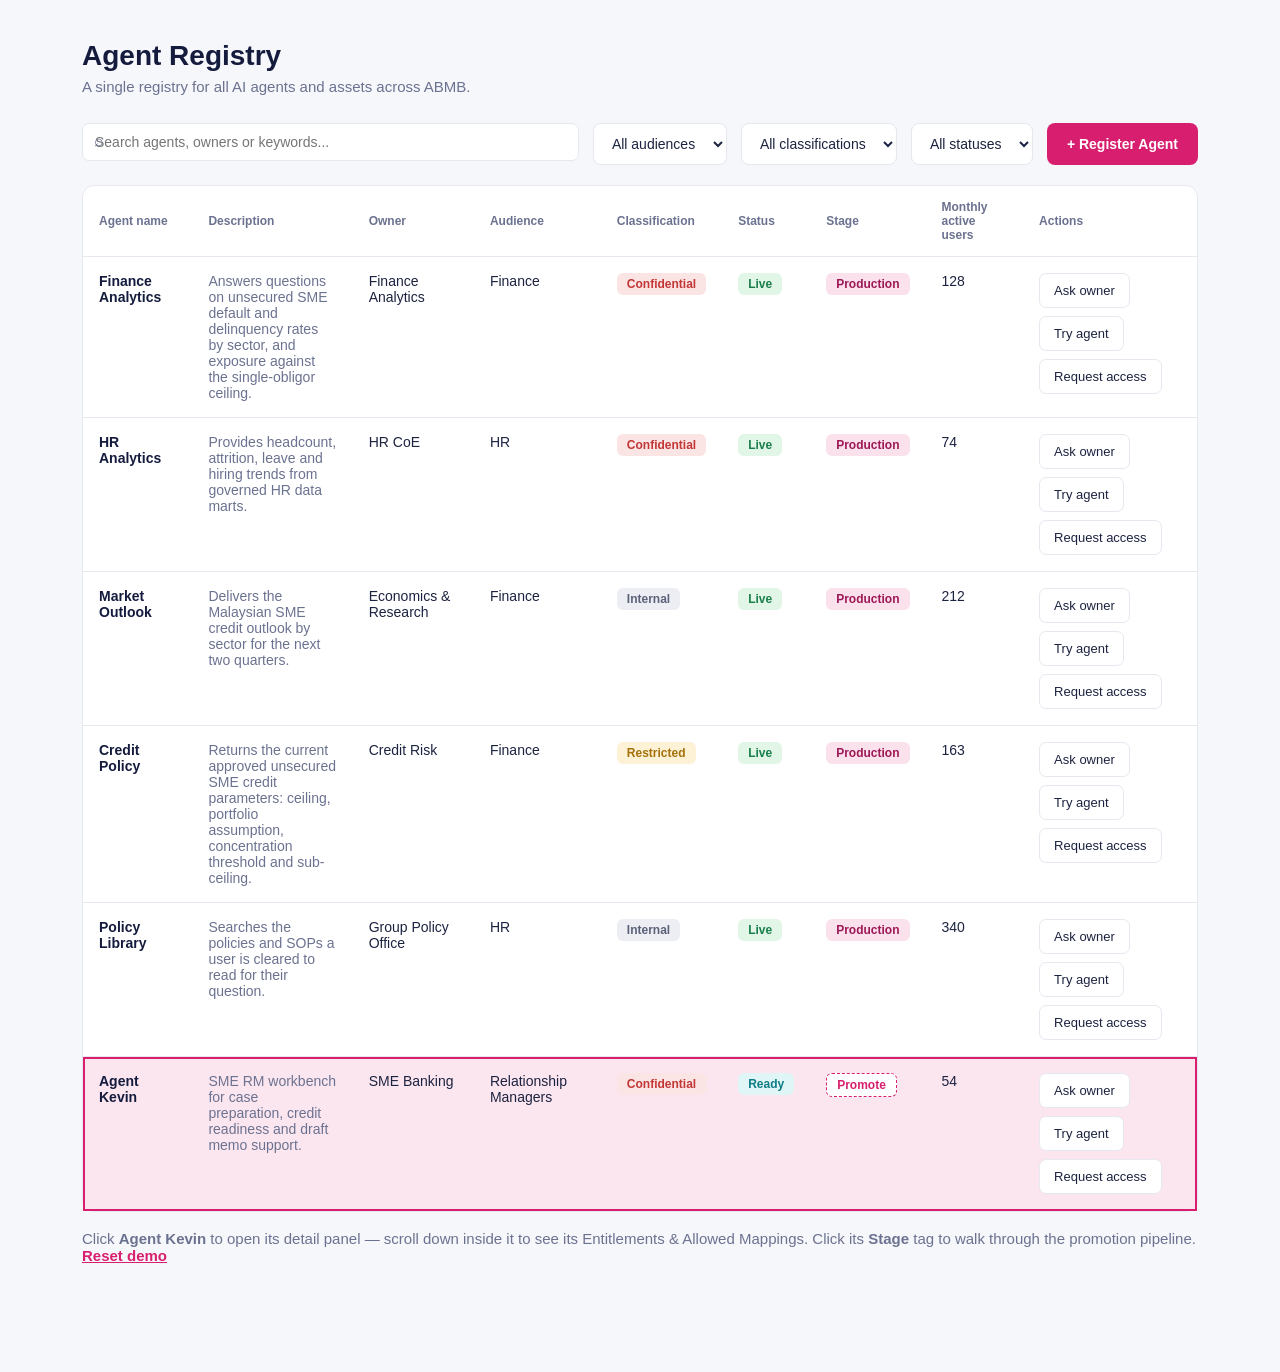
<file: index.html>
<!DOCTYPE html>
<html lang="en">
<head>
<meta charset="UTF-8">
<title>Agent Registry</title>
<link rel="stylesheet" href="styles.css">
</head>
<body>
<div class="page">
  <h1>Agent Registry</h1>
  <p class="sub">A single registry for all AI agents and assets across ABMB.</p>

  <div class="controls">
    <div class="search"><input type="text" placeholder="Search agents, owners or keywords..."></div>
    <select><option>All audiences</option></select>
    <select><option>All classifications</option></select>
    <select><option>All statuses</option></select>
    <button class="btn-primary" onclick="openRegisterModal()">+ Register Agent</button>
  </div>

  <div class="card">
    <table>
      <thead>
        <tr>
          <th>Agent name</th><th>Description</th><th>Owner</th><th>Audience</th>
          <th>Classification</th><th>Status</th><th>Stage</th><th>Monthly active users</th><th>Actions</th>
        </tr>
      </thead>
      <tbody id="agentTableBody">
        <tr class="agent-row" onclick="openAgentModal(this)">
          <td class="agent-name">Finance Analytics</td>
          <td class="desc">Answers questions on unsecured SME default and delinquency rates by sector, and exposure against the single-obligor ceiling.</td>
          <td>Finance Analytics</td><td>Finance</td>
          <td><span class="badge confidential">Confidential</span></td>
          <td><span class="badge live">Live</span></td>
          <td><span class="badge stage" onclick="event.stopPropagation();openProductionModal(this)">Production</span></td>
          <td>128</td>
          <td><div class="row-actions" onclick="event.stopPropagation()"><button class="btn-secondary">Ask owner</button><button class="btn-secondary">Try agent</button><button class="btn-secondary">Request access</button></div></td>
        </tr>
        <tr class="agent-row" onclick="openAgentModal(this)">
          <td class="agent-name">HR Analytics</td>
          <td class="desc">Provides headcount, attrition, leave and hiring trends from governed HR data marts.</td>
          <td>HR CoE</td><td>HR</td>
          <td><span class="badge confidential">Confidential</span></td>
          <td><span class="badge live">Live</span></td>
          <td><span class="badge stage" onclick="event.stopPropagation();openProductionModal(this)">Production</span></td>
          <td>74</td>
          <td><div class="row-actions" onclick="event.stopPropagation()"><button class="btn-secondary">Ask owner</button><button class="btn-secondary">Try agent</button><button class="btn-secondary">Request access</button></div></td>
        </tr>
        <tr class="agent-row" onclick="openAgentModal(this)">
          <td class="agent-name">Market Outlook</td>
          <td class="desc">Delivers the Malaysian SME credit outlook by sector for the next two quarters.</td>
          <td>Economics &amp; Research</td><td>Finance</td>
          <td><span class="badge internal">Internal</span></td>
          <td><span class="badge live">Live</span></td>
          <td><span class="badge stage" onclick="event.stopPropagation();openProductionModal(this)">Production</span></td>
          <td>212</td>
          <td><div class="row-actions" onclick="event.stopPropagation()"><button class="btn-secondary">Ask owner</button><button class="btn-secondary">Try agent</button><button class="btn-secondary">Request access</button></div></td>
        </tr>
        <tr class="agent-row" onclick="openAgentModal(this)">
          <td class="agent-name">Credit Policy</td>
          <td class="desc">Returns the current approved unsecured SME credit parameters: ceiling, portfolio assumption, concentration threshold and sub-ceiling.</td>
          <td>Credit Risk</td><td>Finance</td>
          <td><span class="badge restricted">Restricted</span></td>
          <td><span class="badge live">Live</span></td>
          <td><span class="badge stage" onclick="event.stopPropagation();openProductionModal(this)">Production</span></td>
          <td>163</td>
          <td><div class="row-actions" onclick="event.stopPropagation()"><button class="btn-secondary">Ask owner</button><button class="btn-secondary">Try agent</button><button class="btn-secondary">Request access</button></div></td>
        </tr>
        <tr class="agent-row" onclick="openAgentModal(this)">
          <td class="agent-name">Policy Library</td>
          <td class="desc">Searches the policies and SOPs a user is cleared to read for their question.</td>
          <td>Group Policy Office</td><td>HR</td>
          <td><span class="badge internal">Internal</span></td>
          <td><span class="badge live">Live</span></td>
          <td><span class="badge stage" onclick="event.stopPropagation();openProductionModal(this)">Production</span></td>
          <td>340</td>
          <td><div class="row-actions" onclick="event.stopPropagation()"><button class="btn-secondary">Ask owner</button><button class="btn-secondary">Try agent</button><button class="btn-secondary">Request access</button></div></td>
        </tr>
        <tr class="agent-row spotlight" onclick="openAgentModal(this)">
          <td class="agent-name">Agent Kevin</td>
          <td class="desc">SME RM workbench for case preparation, credit readiness and draft memo support.</td>
          <td>SME Banking</td><td>Relationship Managers</td>
          <td><span class="badge confidential">Confidential</span></td>
          <td><span class="badge ready">Ready</span></td>
          <td><span class="badge promote" id="kevinStageBadge" onclick="event.stopPropagation();openPipelineModal()">Promote</span></td>
          <td>54</td>
          <td><div class="row-actions" onclick="event.stopPropagation()">
            <button class="btn-secondary">Ask owner</button>
            <button class="btn-secondary" onclick="openAgentModal(this.closest('tr'))">Try agent</button>
            <button class="btn-secondary">Request access</button>
          </div></td>
        </tr>
      </tbody>
    </table>
  </div>
  <p class="sub" style="margin-top:18px;">Click <b>Agent Kevin</b> to open its detail panel — scroll down inside it to see its Entitlements &amp; Allowed Mappings. Click its <b>Stage</b> tag to walk through the promotion pipeline. <a href="#" onclick="resetDemo();return false;" style="color:var(--pink);font-weight:600;">Reset demo</a></p>
</div>

<!-- ===================== AGENT KEVIN MODAL ===================== -->
<div class="modal-overlay" id="agentModal" onclick="if(event.target===this)closeAgentModal()">
  <div class="modal-panel">
    <button class="modal-close" onclick="closeAgentModal()">×</button>

    <div class="detail-header"><h1 id="amName">Agent Kevin</h1></div>
    <div class="meta-row">
      <span><b>Owner:</b> <span id="amOwner"></span></span>
      <span><b>Audience:</b> <span id="amAudience"></span></span>
      <span><b>Classification:</b> <span id="amClass"></span></span>
      <span><b>Status:</b> <span id="amStatus"></span></span>
    </div>
    <p class="lede" id="amDesc"></p>

    <div id="amExtra">
    <dl class="fact-grid card">
      <dt>Purpose</dt><dd>Support SME credit analysis and relationship management, including case preparation, credit readiness assessment, and generation of draft memos.</dd>
      <dt>Primary Users</dt><dd>SME Relationship Managers</dd>
      <dt>Department</dt><dd>Business Banking</dd>
      <dt>Version</dt><dd>v2.3</dd>
      <dt>Last Updated</dt><dd>12 Sep 2026</dd>
    </dl>

    <section class="block">
      <h2>Agent workflow</h2>
      <div class="workflow card">
        <div class="wf-step"><div class="num">01</div><h4>User request</h4><p>SME RM asks a question or uploads documents</p></div>
        <div class="wf-step"><div class="num">02</div><h4>Orchestrator</h4><p>Understands intent, plans workflow and calls relevant tools</p></div>
        <div class="wf-step"><div class="num">03</div><h4>Data retrieval</h4><p>Fetches data from approved sources</p></div>
        <div class="wf-step"><div class="num">04</div><h4>Analysis &amp; synthesis</h4><p>Applies SME logic, summarises findings</p></div>
        <div class="wf-step"><div class="num">05</div><h4>Response</h4><p>Generates answer, draft memo or recommended actions</p></div>
      </div>
    </section>

    <div class="two-col">
      <section class="block">
        <h2>Tools &amp; integrations</h2>
        <table class="mini-table card">
          <tr><td>Document AI</td><td>Extract and structure documents</td></tr>
          <tr><td>Credit Scoring API</td><td>Retrieve credit scores and risk indicators</td></tr>
          <tr><td>SME Policy Library</td><td>Search internal credit policies and guidelines</td></tr>
          <tr><td>Microsoft 365</td><td>Access SharePoint, Teams and internal docs</td></tr>
          <tr><td>Custom Memo Generator</td><td>Create draft credit memos using templates</td></tr>
        </table>
      </section>
      <section class="block">
        <h2>Data sources</h2>
        <table class="mini-table card">
          <tr><td>AOS (Customer System)</td><td>Customer information and facilities</td></tr>
          <tr><td>Credit Risk Database</td><td>Credit ratings and risk metrics</td></tr>
          <tr><td>SharePoint</td><td>Policies, guidelines and templates</td></tr>
          <tr><td>SME Knowledge Base</td><td>Product information and FAQs</td></tr>
          <tr><td>External Data (via API)</td><td>Company registry and industry data</td></tr>
        </table>
      </section>
    </div>

    <p class="scroll-cue">
      <a href="#entitlements" style="color:inherit;text-decoration:none;">
        <span class="arrow">↓</span>View entitlements &amp; allowed mappings
      </a>
    </p>

    <!-- ===================== ENTITLEMENTS & ALLOWED MAPPINGS ===================== -->
    <div id="entitlements">
      <h1 style="margin-top:60px;">Entitlements &amp; Allowed Mappings</h1>
      <p class="sub" style="max-width:760px;">Centralized control over "who can call what." The Control Portal lets Governance Admins manage authoritative metadata and enforce strict Allowed Mappings, integrated directly with Entra ID, so it's clear exactly who is entitled to discover, build with, or consume this agent, model, or data product.</p>

      <div class="tabs">
        <div class="tab active" data-tab="overview" onclick="showEntTab('overview')">Overview</div>
        <div class="tab" data-tab="access" onclick="showEntTab('access')">Access &amp; Permissions</div>
      </div>

      <div class="tab-panel" id="panel-overview">
        <div class="panel card">
          <div class="two">
            <div>
              <div class="field"><label>Status</label><input type="text" value="Active" readonly></div>
              <div class="field"><label>Cloud Platform</label><input type="text" value="GCP" readonly></div>
              <div class="field"><label>Guardrail / Policy Status</label><input type="text" value="Compliant" readonly></div>
              <div class="field"><label>Risk Tier</label><span class="badge live">Low</span></div>
              <div class="field" style="margin-top:14px;"><label>Runbook Coverage</label><span class="badge live">Documented</span></div>
              <div class="field" style="margin-top:14px;"><label>Connected Internal Apps</label>
                <div class="chip">SME Relationship Manager Portal</div>
              </div>
            </div>
            <div>
              <div class="field"><label>Owner</label><input type="text" value="SME Banking / Sales" readonly></div>
              <div class="field"><label>Approved Model(s)</label><input type="text" value="gemini-1.5-flash" readonly></div>
              <div class="field"><label>Last Configuration Update</label><input type="text" value="1 week ago" readonly></div>
              <div class="field"><label>Human Oversight</label><input type="text" value="Optional" readonly></div>
              <div class="field" style="margin-top:14px;"><label>Applied Policies</label><span style="font-size:13px;color:var(--muted);">No policies applied.</span></div>
            </div>
          </div>
          <div class="group-title" style="margin-top:6px;">RUNBOOK</div>
          <div class="two">
            <div>
              <div class="field"><label>Triggers / Severity</label><span style="font-size:13px;color:var(--muted);">Not documented</span></div>
              <div class="field"><label>Escalation</label><span style="font-size:13px;color:var(--muted);">Not documented</span></div>
              <div class="field"><label>Owner · Version</label><span style="font-size:13px;color:var(--muted);">—</span></div>
            </div>
            <div>
              <div class="field"><label>Diagnostic Steps</label><span style="font-size:13px;color:var(--muted);">Not documented</span></div>
              <div class="field"><label>Rollback / Kill Switch</label><span style="font-size:13px;color:var(--muted);">Not documented</span></div>
              <div class="field"><label>Last Reviewed</label><span style="font-size:13px;color:var(--muted);">—</span></div>
            </div>
          </div>
        </div>
      </div>

      <div class="tab-panel" id="panel-access" style="display:none;">
        <div class="two">
          <div>
            <div class="panel card" style="margin-bottom:20px;">
              <div class="group-title">USERS / ROLES WITH ACCESS</div>
              <div class="chip">SME Sales Team <button>×</button></div>
              <div class="add-row"><input placeholder="Add role or user group..."><button class="btn-secondary">Add</button></div>
            </div>
            <div class="panel card">
              <div class="group-title">ENTRA ID / AZURE AD GROUPS</div>
              <div class="chip">AAD-SME-LeadGen-Users <button>×</button></div>
              <div class="add-row"><input placeholder="Add Entra ID group..."><button class="btn-secondary">Add</button></div>
            </div>
          </div>
          <div>
            <div class="panel card" style="margin-bottom:20px;">
              <div class="group-title">ALLOWED BIGQUERY GOLD DATASETS</div>
              <div class="chip">gold.sme_prospect_scores <button>×</button></div>
              <div class="chip">gold.sme_firmographics <button>×</button></div>
              <div class="add-row"><input placeholder="Add gold.dataset_name ..."><button class="btn-secondary">Add</button></div>
            </div>
            <div class="panel card">
              <div class="group-title">CONNECTED INTERNAL APPS</div>
              <div class="chip">SME Relationship Manager Portal <button>×</button></div>
              <div class="add-row"><input placeholder="Add internal app..."><button class="btn-secondary">Add</button></div>
            </div>
          </div>
        </div>
      </div>

    </div>
    </div>
  </div>
</div>

<!-- ===================== PROMOTION PIPELINE MODAL ===================== -->
<div class="modal-overlay" id="pipelineModal" onclick="if(event.target===this)closePipelineModal()">
  <div class="modal-panel" style="width:min(1080px,96%);">
    <button class="modal-close" onclick="closePipelineModal()">×</button>
    <h1 style="margin-bottom:6px;" id="pipeTitle">Promotion Pipeline — Agent Kevin</h1>
    <span class="badge stage" id="pipeStagePill" style="margin-bottom:4px;"></span>
    <p class="lede" id="pipeStageDesc" style="margin-top:10px;margin-bottom:0;"></p>

    <div class="stage-steps" id="pipeSteps"></div>

    <div class="three-col" id="pipeGrid"></div>

    <div class="pipe-card" id="pipeNext" style="margin-top:20px;"></div>
  </div>
</div>

<!-- ===================== REGISTER AGENT MODAL ===================== -->
<div class="modal-overlay" id="registerModal" onclick="if(event.target===this)closeRegisterModal()">
  <div class="modal-panel" style="width:min(720px,94%);">
    <button class="modal-close" onclick="closeRegisterModal()">×</button>
    <div id="registerContent"></div>
  </div>
</div>

<script>
  // Point this at your deployed FastAPI backend. Requires CORS enabled server-side (see app/main.py).
  const API_BASE = "https://abmb-marketplace-git-422671305620.asia-southeast1.run.app/api/v1";

  const STAGE_NAMES = ["Promote","POC / DEV","Testing","Pilot","Production"];
  const STAGE_TITLES = [null,
    "Stage 1: POC / DEV — Isolated Sandbox Build",
    "Stage 2: TESTING — Quality, Security & Deterministic Gates",
    "Stage 3: PILOT — Real-World RM Usage under Hypercare",
    "Stage 4: PROD — Immutable Release & Enterprise Marketplace Registration"];
  const STAGE_DESC = [null,
    "Establishing baseline agent logic, synthetic data grounding, and prompt boundaries within an isolated GCP development project.",
    "Executing 100% automated evaluations across Golden Datasets, prompt injection red-teaming, and deterministic credit rule engines.",
    "Deploying to a restricted cohort of 10 SME Relationship Managers with real-time semantic firewalling and maker-checker logging.",
    "Final cryptographic compliance approval unlocks bank-wide RM availability, immutable auditing, and runtime kill-switch readiness."];
  const STEP_LABELS = [
    {t:"POC / DEV", s:"The Build"},
    {t:"Testing", s:"Automated Assurance Gate"},
    {t:"Pilot", s:"InfoSec & Risk Gate"},
    {t:"Production", s:"Compliance Sign-off"}];

  const PIPELINE = {
    1:{
      overview:{Name:"Agent Kevin",Owner:"SME Banking",Audience:"SME Relationship Managers",Classification:"Confidential",Tier:"Tier 3 – High Risk",Environment:"GCP Secured Sandbox (Vertex AI)","Current stage":"POC / DEV","Build setup":"Synthetic/masked SME loan data, prompt/workflow, evaluation setup"},
      panel2:{title:"Guardrails",sub:"Data and security rules for this environment.",rows:[["Synthetic customer profiles","Allowed"],["Masked SME loan applications","Allowed"],["Sample memo templates","Allowed"],["Real customer PII","Not allowed"],["Live account numbers","Not allowed"],["Production customer documents","Not allowed"]]},
      panel3:{title:"Readiness",sub:"Check key requirements before moving to the next stage.",rows:[["Sandbox environment provisioned","Ready"],["Masked data connected","Ready"],["Evaluation setup prepared","Ready"]]},
      nextDesc:"Submit Agent Kevin for automated testing when development is complete.",
      primary:"Submit for Testing", secondary:"Save Draft"
    },
    2:{
      overview:{Name:"Agent Kevin",Owner:"SME Banking",Audience:"SME Relationship Managers",Classification:"Confidential",Tier:"Tier 3 – High Risk",Environment:"GCP Secured Sandbox (Vertex AI)","Current stage":"TESTING","Test setup":"Golden Datasets, Model Armor, Red-Team"},
      panel2:{title:"Assurance results",sub:"Automated evaluation results for this agent.",badge:"Ready for approval",rows:[["Golden dataset evaluation","Passed"],["Hallucination check","Passed"],["Prompt injection red-team","Passed"],["Model Armor safety scan","Passed"],["Deterministic scoring","Ready"]]},
      panel3:{title:"Approval",sub:"Approval details and readiness for the next stage.",kv:[["Approver","Lead QA Engineer"],["Approval rule","Manual approval required"],["Evidence pack","Evaluation report, Security scan, Red-team report"],["Decision status","Ready for approval"],["Upon approval","Move to PILOT"]],rows:[["Evaluation complete","Ready"],["Security checks complete","Ready"],["Evidence attached","Ready"]]},
      nextDesc:"Approve Agent Kevin to move into a controlled pilot for 10 SME Relationship Managers.",
      primary:"Approve for Pilot", secondary:"Request Rework"
    },
    3:{
      overview:{Name:"Agent Kevin",Owner:"SME Banking",Audience:"SME Relationship Managers",Classification:"Confidential",Tier:"Tier 3 – High Risk",Environment:"Controlled Pilot Environment","Current stage":"PILOT","Pilot setup":"10 authorized SME RMs, Entra ID restricted access, hypercare monitoring"},
      panel2:{title:"Pilot telemetry",sub:"Operational and risk signals captured during the pilot.",badge:"Ready for sign-off",rows:[["Restricted pilot cohort","Active"],["Real-world usage logs","Captured"],["Human-in-the-loop escalation tracking","Captured"],["Bias / fairness check","Passed"],["Pilot feedback summary","Ready"]]},
      panel3:{title:"Approval",sub:"Sign-off details and readiness for the next stage.",kv:[["Approver","Governance Officer"],["Approval rule","Digital sign-off required"],["Evidence pack","Pilot telemetry, HITL escalation log, bias/fairness review"],["Decision status","Ready for sign-off"],["Upon approval","Move to PRODUCTION"]],rows:[["Pilot completed","Ready"],["Telemetry reviewed","Ready"],["Sign-off evidence attached","Ready"]]},
      nextDesc:"Approve Agent Kevin to go live for all approved SME Relationship Managers.",
      primary:"Approve for Production", secondary:"Request Rework"
    },
    4:{
      overview:{Name:"Agent Kevin",Owner:"SME Banking",Audience:"All SME RMs (100+)",Classification:"Confidential",Tier:"Tier 3 – High Risk",Environment:"Production (Multi-cloud)","Current stage":"PRODUCTION","Use case":"SME credit analysis and customer insights"},
      panel2:{title:"Compliance sign-off",sub:"Required approval to promote Agent Kevin to production.",kv:[["Approver","Alex Chen — Head of Financial Crime Compliance"],["Approval rule","Mandatory final sign-off required"],["Evidence pack","Pilot telemetry, HITL escalation log, risk/fairness review, security evidence"],["Promotion gate","Blocked until sign-off"],["Decision status","Ready for sign-off"],["Upon approval","Publish to PRODUCTION"]],rows:[["Retained evidence complete","Complete"],["Final review package attached","Complete"],["Compliance approver assigned","Complete"]]},
      panel3:{title:"Go-live result",sub:"Once compliance signs off, the following will be activated.",rows:[["Marketplace Registry status","Active"],["Unified Chat access","Available to authorized SME RMs"],["Telemetry streaming","FinOps & Security to BigQuery"],["Monitoring","Continuous monitoring enabled"],["Production environment","Provisioned"]]},
      nextDesc:"Final compliance sign-off is required before Agent Kevin can be promoted. Once approved, the agent will become Active in the Marketplace Registry and available to authorized users in Unified Chat.",
      primary:"Production Request", secondary:"Save Draft"
    }
  };

  function getStage(id){ return parseInt(localStorage.getItem('pstage_'+id)||'0',10); }
  function getComplete(id){ return localStorage.getItem('pcomplete_'+id)==='1'; }
  function setStage(id, v){ localStorage.setItem('pstage_'+id, String(v)); }
  function setComplete(id){ localStorage.setItem('pcomplete_'+id, '1'); }

  function pillClass(status){
    if(status==="Not allowed" || status==="Incomplete") return "no";
    if(status==="Ready" || status==="Pending publish") return "pending";
    return "ok";
  }
  function renderRows(rows){
    return rows.map(([label,status])=>
      `<div class="status-row"><span>${label}</span><span class="status-pill ${pillClass(status)}">${status}</span></div>`
    ).join('');
  }
  function renderKV(kv){
    return kv.map(([k,v])=>`<div class="kv-row"><span class="k">${k}</span><span class="v">${v}</span></div>`).join('');
  }

  // pipeMode: 'kevin' (legacy, interactive) | 'agent' (any other Ready agent, interactive) | 'production' (read-only, already live)
  let pipeCtx = null;
  let pipeMode = 'kevin';
  let pipeAgentId = 'kevin';
  let pipeBadgeEl = null;
  const esc = t => String(t).replace(/[&<>"]/g, c=>({'&':'&amp;','<':'&lt;','>':'&gt;','"':'&quot;'}[c]));

  // ---- Final gate (Production Request -> Waiting -> Publish) is backed by the publication endpoints ----
  // Agent Kevin is a hardcoded row, so he uses a seeded UUID (see sql/seed_agent_kevin.sql).
  const KEVIN_AGENT_ID = "11111111-1111-4111-8111-111111111111";
  let pubState = null;   // last /fetch-acc-public-agent response for the open modal (null = still loading)

  const backendAgentId = () => pipeMode==='kevin' ? KEVIN_AGENT_ID : pipeAgentId;
  const humanize = s => esc(String(s).replaceAll('_',' ').replace(/^./, c=>c.toUpperCase())
    .replace(/hitl/i,'HITL').replace(/finops/i,'FinOps').replace(/bigquery/i,'BigQuery'));
  async function apiError(res){
    const e = await res.json().catch(()=>({}));
    return typeof e.detail === 'string' ? e.detail : (e.detail ? JSON.stringify(e.detail) : `HTTP ${res.status}`);
  }
  const TIER_BY_CLASS = {Confidential:"Tier 3 – High Risk", Restricted:"Tier 2 – Medium Risk", Internal:"Tier 1 – Low Risk"};
  const GCP = "GCP — Cloud Run (asia-southeast1)", AZ = "Azure — Linux Function Apps (southeastasia)";
  const HOSTING = {
    "Finance Analytics":{env:GCP, src:"BigQuery authorized views"},
    "HR Analytics":{env:GCP, src:"BigQuery authorized views"},
    "Market Outlook":{env:GCP, src:"Vertex AI Search"},
    "Credit Policy":{env:AZ, src:"Azure SQL (dbo.policy_parameter)"},
    "Policy Library":{env:AZ, src:"Azure SQL (dbo.policy_document)"}
  };

  function stageEnvFor(view, ctx){
    if(view===4) return ctx.env || "Production (Multi-cloud)";
    if(view===3) return "Controlled Pilot Environment";
    return "GCP Secured Sandbox (Vertex AI)";
  }

  function renderPipeline(view){
    const data = PIPELINE[view];
    const name = pipeCtx ? pipeCtx.name : 'Agent Kevin';
    const live = view===4 && pipeMode!=='production';               // final gate is API-backed
    const st = live && pubState ? pubState.publication_status : null; // null while loading
    const complete = pipeMode==='production' ? true : (view===4 && (getComplete(pipeAgentId) || st==='published'));
    const fix = t => String(t).replaceAll('Agent Kevin', name);

    document.getElementById('pipeTitle').textContent = 'Promotion Pipeline — ' + name;
    document.getElementById('pipeStagePill').textContent = STAGE_TITLES[view].split(': ')[0];
    document.getElementById('pipeStageDesc').innerHTML = `<b>${STAGE_TITLES[view]}</b><br>${STAGE_DESC[view]}`;

    // stepper
    let stepsHtml = '';
    STEP_LABELS.forEach((step,i)=>{
      const n = i+1;
      const done = n < view || complete;
      const cls = done ? 'done' : (n===view ? 'current' : 'upcoming');
      const mark = done ? '✓' : n;
      stepsHtml += `<div class="stage-step ${cls}"><div class="circle">${mark}</div><div class="info"><b>${step.t}</b><span>${step.s}</span></div></div>`;
      if(i<3) stepsHtml += `<div class="stage-connector ${(n<view||complete)?'done':''}"></div>`;
    });
    document.getElementById('pipeSteps').innerHTML = stepsHtml;

    // overview
    let ov = data.overview;
    if(pipeMode==='production'){
      ov = {Name:esc(name), Owner:esc(pipeCtx.owner), Audience:esc(pipeCtx.audience), Classification:esc(pipeCtx.classification),
            Tier:esc(pipeCtx.tier), Environment:esc(pipeCtx.env), "Current stage":"PRODUCTION"};
      if(pipeCtx.src) ov["Data source"] = esc(pipeCtx.src);
      ov["Use case"] = esc(pipeCtx.desc);
    } else if(pipeMode==='agent'){
      ov = {Name:esc(name), Owner:esc(pipeCtx.owner), Audience:esc(pipeCtx.audience), Classification:esc(pipeCtx.classification),
            Tier:esc(pipeCtx.tier), Environment:esc(stageEnvFor(view, pipeCtx)),
            "Current stage": complete ? "PRODUCTION" : STAGE_NAMES[view].toUpperCase()};
      if(complete && pipeCtx.src) ov["Data source"] = esc(pipeCtx.src);
      ov["Use case"] = esc(pipeCtx.desc);
    }
    const ovRows = Object.entries(ov).map(([k,v])=>`<div class="kv-row"><span class="k">${k}</span><span class="v">${v}</span></div>`).join('');
    const col1 = `<div class="pipe-card"><div class="pipe-head"><h3>Agent overview</h3><button class="btn-secondary" style="padding:5px 10px;font-size:12px;">Edit</button></div><p class="pipe-sub">Key details for ${esc(name)} at this stage.</p>${ovRows}</div>`;

    // panel2 -- at the final gate this comes from the API once compliance has acted
    let p2 = data.panel2;
    const cs = live && pubState ? pubState.compliance_sign_off : null;
    const gl = live && pubState ? pubState.go_live_result : null;
    if(cs){
      p2 = {...p2, sub:`Compliance sign-off recorded for ${esc(name)}.`,
        kv:[["Approver", `${esc(cs.approver.name)} — ${esc(cs.approver.role)}`],
            ["Approval rule", humanize(cs.approval_rule)],
            ["Evidence pack", cs.evidence_pack.map(e=>humanize(e)).join(', ')],
            ["Promotion gate", humanize(cs.promotion_gate)],
            ["Decision status", humanize(cs.decision_status)],
            ["Upon approval", humanize(cs.upon_approval)]],
        rows:[["Retained evidence complete", cs.retained_evidence_complete ? "Complete" : "Incomplete"],
              ["Final review package attached", cs.final_review_package_attached ? "Complete" : "Incomplete"],
              ["Compliance approver assigned", cs.compliance_approver_assigned ? "Complete" : "Incomplete"]]};
    } else if(complete && view===4){
      const granted = {"Promotion gate":"Cleared","Decision status":"Approved","Upon approval":"Published to PRODUCTION"};
      p2 = {...p2, sub:`Compliance approval granted for ${esc(name)} to run in production.`,
            kv:p2.kv.map(([k,v])=>[k, granted[k]||v])};
    } else { p2 = {...p2, sub:fix(p2.sub)}; }
    const col2 = `<div class="pipe-card"><div class="pipe-head"><h3>${p2.title}</h3>${p2.badge?`<span class="pill-ready">${p2.badge}</span>`:''}</div><p class="pipe-sub">${p2.sub}</p>${p2.kv?renderKV(p2.kv):''}${p2.rows?renderRows(p2.rows):''}</div>`;

    // panel3
    let p3 = data.panel3;
    if(gl){
      p3 = {...p3, sub: st==='published' ? "Compliance has signed off; the following are now active."
                                         : "Compliance has signed off; these are activated when you publish.",
        rows:[["Marketplace Registry status", humanize(gl.marketplace_registry_status)],
              ["Unified Chat access", humanize(gl.unified_chat_access)],
              ["Telemetry streaming", humanize(gl.telemetry_streaming)],
              ["Monitoring", humanize(gl.monitoring)],
              ["Production environment", humanize(gl.production_environment)]]};
    } else if(complete && view===4){
      p3 = {...p3, sub:"Compliance has signed off; the following are now active.",
            rows:p3.rows.map(([k,v])=>[k, (pipeCtx && v==="Available to authorized SME RMs") ? "Available to authorized users" : v])};
    }
    const col3 = `<div class="pipe-card"><div class="pipe-head"><h3>${p3.title}</h3></div><p class="pipe-sub">${p3.sub}</p>${p3.kv?renderKV(p3.kv):''}${p3.rows?renderRows(p3.rows):''}</div>`;

    document.getElementById('pipeGrid').innerHTML = col1+col2+col3;

    let nextText, primaryHtml = '';
    if(complete){
      // already published: no primary button any more
      nextText = pipeMode!=='kevin' ? `${esc(name)} is live in production and available to all authorized users.` : 'Agent Kevin is live in production and available to all authorized SME Relationship Managers.';
    } else if(live){
      const states = {
        not_requested:{t:fix(data.nextDesc), label:'Production Request', act:'requestPublication()'},
        rejected:{t:'Compliance rejected the previous production request. You can submit a new request.', label:'Production Request', act:'requestPublication()'},
        pending:{t:'Production request sent to the AI Control Tower. Waiting for admin approval — reopen this box once it is approved.', label:'Waiting', off:true},
        approved:{t:'Compliance has approved this request. Click Publish to go live.', label:'Publish', act:'publishAgent()'},
        error:{t:'Could not reach the server: ' + esc(pubState && pubState.error || ''), label:'Retry', act:'retryPublicationState()'}
      };
      const c = st ? (states[st] || states.not_requested) : {t:'Checking publication status…', label:'Checking…', off:true};
      nextText = c.t;
      primaryHtml = `<button id="pipePrimaryBtn" class="btn-primary" ${c.off?'disabled style="background:#b9bdd0;cursor:not-allowed;"':''} ${c.act?`onclick="${c.act}"`:''}>${c.label}</button>`;
    } else {
      nextText = fix(data.nextDesc);
      primaryHtml = `<button class="btn-primary" onclick="advanceStage(${view})">${data.primary}</button>`;
    }
    document.getElementById('pipeNext').innerHTML = `
      <div class="pipe-head"><h3>Next step</h3></div>
      <p class="pipe-next-desc">${nextText}</p>
      <div class="pipe-actions">
        <button class="btn-secondary" onclick="closePipelineModal()">${complete?'Close':data.secondary}</button>
        ${primaryHtml}
      </div>`;
  }

  function currentView(id){
    const stage = getStage(id);
    if(stage===0) return 1;
    if(stage===4) return 4;
    return stage+1;
  }

  // el is omitted for Agent Kevin (legacy), or the clicked Stage badge for any other Ready agent.
  function openPipelineModal(el){
    if(!el){
      pipeMode = 'kevin'; pipeAgentId = 'kevin'; pipeCtx = null;
      pipeBadgeEl = document.getElementById('kevinStageBadge');
    } else {
      const row = el.closest('tr');
      const name = row.querySelector('.agent-name').textContent.trim();
      const classification = row.children[4].textContent.trim();
      pipeMode = 'agent';
      pipeAgentId = row.dataset.agentId;
      pipeBadgeEl = el;
      pipeCtx = {
        name,
        desc: row.querySelector('.desc').textContent.trim(),
        owner: row.dataset.owner || row.children[2].textContent.trim(),
        audience: row.dataset.audience || row.children[3].textContent.trim(),
        classification,
        tier: TIER_BY_CLASS[classification] || "Tier 2 – Medium Risk",
        env: (HOSTING[name]||{}).env || "Production (Multi-cloud)",
        src: (HOSTING[name]||{}).src || ""
      };
    }
    pubState = null;
    const v = currentView(pipeAgentId);
    renderPipeline(v);
    if(v===4) loadPublicationState();
    document.getElementById('pipelineModal').classList.add('open');
    document.body.classList.add('modal-open');
  }
  function openProductionModal(badge){
    const c = badge.closest('tr').children;
    const classification = c[4].textContent.trim();
    pipeMode = 'production'; pipeAgentId = null; pipeBadgeEl = null;
    pipeCtx = {
      name: c[0].textContent.trim(),
      desc: c[1].textContent.trim(),
      owner: c[2].textContent.trim(),
      audience: c[3].textContent.trim(),
      classification,
      tier: TIER_BY_CLASS[classification] || "Tier 2 – Medium Risk",
      env: (HOSTING[c[0].textContent.trim()]||{}).env || "Production (Multi-cloud)",
      src: (HOSTING[c[0].textContent.trim()]||{}).src || ""
    };
    renderPipeline(4);
    document.getElementById('pipelineModal').classList.add('open');
    document.body.classList.add('modal-open');
  }
  function closePipelineModal(){
    document.getElementById('pipelineModal').classList.remove('open');
    document.body.classList.remove('modal-open');
  }
  // Stages 1-3 are frontend-only. Stage 4 is handled by requestPublication() / publishAgent().
  function advanceStage(view){
    setStage(pipeAgentId, view);
    updateStageBadge();
    pubState = null;
    renderPipeline(view+1);
    if(view+1===4) loadPublicationState();
  }

  // GET /fetch-acc-public-agent -> decides which button the final gate shows
  async function loadPublicationState(){
    const id = pipeAgentId;
    try{
      const res = await fetch(`${API_BASE}/fetch-acc-public-agent?agent_id=${backendAgentId()}`);
      if(!res.ok) throw new Error(await apiError(res));
      const data = await res.json();
      if(id !== pipeAgentId) return;            // user switched to another agent meanwhile
      pubState = data;
      if(data.publication_status==='published' && !getComplete(id)){
        setStage(id, 4); setComplete(id); updateStageBadge();
      }
    } catch(err){
      if(id !== pipeAgentId) return;
      pubState = {publication_status:'error', error: err.message};
    }
    renderPipeline(4);
  }
  function retryPublicationState(){ pubState = null; renderPipeline(4); loadPublicationState(); }

  function publicationPayload(){
    const ctx = pipeMode==='kevin'
      ? {name:'Agent Kevin', owner:'SME Banking', audience:'SME Relationship Managers',
         classification:'Confidential', tier:'Tier 3 – High Risk', desc:'SME credit analysis and customer insights'}
      : pipeCtx;
    return {
      agent_id: backendAgentId(), name: ctx.name, owner: ctx.owner, audience: ctx.audience,
      classification: ctx.classification, tier: ctx.tier,
      environment: stageEnvFor(3, ctx),                       // environment at the time of the request (pilot)
      current_stage: STAGE_NAMES[getStage(pipeAgentId)] || 'Pilot',
      use_case: ctx.desc
    };
  }

  // Production Request -> POST /request-publication, then the button turns into a greyed "Waiting"
  async function requestPublication(){
    const btn = document.getElementById('pipePrimaryBtn');
    btn.disabled = true; btn.textContent = 'Sending…';
    try{
      const res = await fetch(`${API_BASE}/request-publication`, {
        method:'POST', headers:{'Content-Type':'application/json'}, body: JSON.stringify(publicationPayload())
      });
      if(!res.ok) throw new Error(await apiError(res));
      await loadPublicationState();
    } catch(err){
      alert('Production request failed: ' + err.message);
      btn.disabled = false; btn.textContent = 'Production Request';
    }
  }

  // Publish -> POST /publish-agent, tag becomes Production, back to the table
  async function publishAgent(){
    const btn = document.getElementById('pipePrimaryBtn');
    btn.disabled = true; btn.textContent = 'Publishing…';
    try{
      const res = await fetch(`${API_BASE}/publish-agent`, {
        method:'POST', headers:{'Content-Type':'application/json'}, body: JSON.stringify({agent_id: backendAgentId()})
      });
      if(!res.ok) throw new Error(await apiError(res));
      setStage(pipeAgentId, 4); setComplete(pipeAgentId); updateStageBadge();
      closePipelineModal();
    } catch(err){
      alert('Publish failed: ' + err.message);
      btn.disabled = false; btn.textContent = 'Publish';
    }
  }
  function updateStageBadge(){
    if(!pipeBadgeEl) return;
    const stage = getStage(pipeAgentId);
    if(stage===0){
      pipeBadgeEl.className='badge promote'; pipeBadgeEl.textContent='Promote';
    } else {
      pipeBadgeEl.className='badge stage'; pipeBadgeEl.textContent=STAGE_NAMES[stage];
      pipeBadgeEl.setAttribute('onclick','event.stopPropagation();openPipelineModal(this)');
    }
  }
  pipeBadgeEl = document.getElementById('kevinStageBadge');
  updateStageBadge();

  function resetDemo(){
    localStorage.removeItem('pstage_kevin');
    localStorage.removeItem('pcomplete_kevin');
    pipeMode='kevin'; pipeAgentId='kevin'; pipeBadgeEl = document.getElementById('kevinStageBadge');
    pubState = null;
    updateStageBadge();
    // remove every agent created through + Register Agent
    document.querySelectorAll('#agentTableBody tr[data-registered="1"]').forEach(r=>r.remove());
    window.__pendingAgent = null;
  }

  const KEVIN_LEDE = "Agent Kevin helps SME relationship managers with case preparation, credit readiness, and draft memo support. It brings together relevant data, guidelines and templates to accelerate high-quality SME credit discussions and documentation.";

  function openAgentModal(row){
    const name = row.querySelector('.agent-name').textContent.trim();
    const owner = row.children[2].textContent.trim();
    const audience = row.children[3].textContent.trim();
    const classHtml = row.children[4].innerHTML;
    const statusHtml = row.children[5].innerHTML;
    const desc = row.querySelector('.desc').textContent.trim();
    const isKevin = name === 'Agent Kevin';

    document.getElementById('amName').textContent = name;
    document.getElementById('amOwner').textContent = owner;
    document.getElementById('amAudience').textContent = audience;
    document.getElementById('amClass').innerHTML = classHtml;
    document.getElementById('amStatus').innerHTML = statusHtml;
    document.getElementById('amDesc').textContent = isKevin ? KEVIN_LEDE : desc;
    document.getElementById('amExtra').style.display = isKevin ? '' : 'none';
    if(isKevin) showEntTab('overview');

    document.getElementById('agentModal').classList.add('open');
    document.body.classList.add('modal-open');
  }
  function closeAgentModal(){
    document.getElementById('agentModal').classList.remove('open');
    document.body.classList.remove('modal-open');
  }
  function showEntTab(name){
    document.querySelectorAll('#agentModal .tab').forEach(t=>t.classList.toggle('active', t.dataset.tab===name));
    document.querySelectorAll('#agentModal .tab-panel').forEach(p=>p.style.display='none');
    document.getElementById('panel-'+name).style.display='block';
  }
  document.addEventListener('keydown', e=>{ if(e.key==='Escape'){ closeAgentModal(); closePipelineModal(); if(window.__apiKeyRow) closeApiKeyModal(); else closeRegisterModal(); } });

  // ===== Register Agent wizard =====
  const DEPT_TREE = {
    "Finance": {
      "Finance": ["Finance Analytics","Economics & Research","Treasury"],
      "Credit & Risk": ["Credit Risk","Credit Policy Team"]
    },
    "HR": {
      "HR": ["HR CoE","People Analytics"],
      "People Operations": ["People Operations Team","Talent Acquisition"]
    },
    "Group Functions": {
      "Compliance": ["Group Policy Office","Compliance Team"],
      "Legal": ["Legal Ops"]
    }
  };
  const DEPT_OPTIONS = Object.keys(DEPT_TREE).map(d=>`<option value="${d}">${d}</option>`).join('');

  function onDeptChange(){
    const dept = document.getElementById('regDept').value;
    const audSel = document.getElementById('regAudience');
    const ownSel = document.getElementById('regOwner');
    ownSel.innerHTML = '<option value="">Select audience first</option>';
    ownSel.disabled = true;
    if(!dept){
      audSel.innerHTML = '<option value="">Select department first</option>';
      audSel.disabled = true;
      return;
    }
    const audiences = Object.keys(DEPT_TREE[dept]);
    audSel.innerHTML = '<option value="">Select audience...</option>' + audiences.map(a=>`<option value="${a}">${a}</option>`).join('');
    audSel.disabled = false;
  }
  function onAudienceChange(){
    const dept = document.getElementById('regDept').value;
    const aud = document.getElementById('regAudience').value;
    const ownSel = document.getElementById('regOwner');
    if(!dept || !aud){
      ownSel.innerHTML = '<option value="">Select audience first</option>';
      ownSel.disabled = true;
      return;
    }
    const owners = DEPT_TREE[dept][aud] || [];
    ownSel.innerHTML = '<option value="">Select owner...</option>' + owners.map(o=>`<option value="${o}">${o}</option>`).join('');
    ownSel.disabled = false;
  }

  function wizardHtml(){
    return `
      <div class="wizard" style="padding:0;">
        <h2 style="margin-top:0;">Register New Agent</h2>
        <p class="hint">Provide key information about your agent to request access to models and begin the approval process.</p>
        <div class="steps">
          <div class="step active"><span class="circle">1</span><span class="label">Agent Details</span></div>
          <div class="step-line"></div>
          <div class="step"><span class="circle">2</span><span class="label">Model Access</span></div>
          <div class="step-line"></div>
          <div class="step"><span class="circle">3</span><span class="label">Additional Information</span></div>
          <div class="step-line"></div>
          <div class="step"><span class="circle">4</span><span class="label">Review &amp; Submit</span></div>
        </div>
        <fieldset>
          <legend>1. Basic Information</legend>
          <p class="hint">Tell us about your agent and its purpose.</p>
          <div class="grid2">
            <div><label class="f-label">Agent name *</label><input type="text" id="regName" placeholder="e.g. Document Extraction Agent"></div>
            <div><label class="f-label">Department *</label>
              <select id="regDept" onchange="onDeptChange()">
                <option value="">Select department...</option>
                ${DEPT_OPTIONS}
              </select>
            </div>
          </div>
          <div class="grid2">
            <div><label class="f-label">Owner / team *</label>
              <select id="regOwner" disabled>
                <option value="">Select audience first</option>
              </select>
            </div>
            <div><label class="f-label">Intended audience *</label>
              <select id="regAudience" onchange="onAudienceChange()" disabled>
                <option value="">Select department first</option>
              </select>
            </div>
          </div>
          <label class="f-label">Description *</label>
          <p class="hint" style="margin-top:-6px;">Please include goal, context, format, and expected output in the description.</p>
          <textarea rows="5" id="regDesc" placeholder="Goal — what you want the agent to accomplish.
Context — relevant background, data sources, or constraints it should know about.
Format — how the output should be structured (e.g. table, memo, bullet list).
Expected output — what a complete, correct response looks like."></textarea>
        </fieldset>
        <fieldset>
          <legend>2. Publication &amp; Access</legend>
          <p class="hint">Control who can access your agent and how it will be used.</p>
          <div class="grid2">
            <div>
              <label class="f-label">Visibility *</label>
              <div class="radio-row" id="regVisibility">
                <div class="radio" onclick="selectRadio(this)" data-val="Personal">Personal</div>
                <div class="radio selected" onclick="selectRadio(this)" data-val="Team">Team</div>
                <div class="radio" onclick="selectRadio(this)" data-val="To be published">To be published</div>
              </div>
            </div>
            <div><label class="f-label">Expected user count (per month) *</label><input type="text" id="regUsers" placeholder="e.g. 500 - 1,000"></div>
          </div>
        </fieldset>
        <fieldset>
          <legend>3. Model Access</legend>
          <p class="hint">Select the model capability aliases you need access to.</p>
          <div class="checks" id="regModels">
            ${["general-chat","reasoning-high","drafting","classification","extraction","embedding","voice","image"].map(m=>
              `<div class="check" onclick="toggleCheck(this)" data-val="${m}">☐ ${m}</div>`).join('')}
          </div>
        </fieldset>
        <fieldset>
          <legend>4. Supporting Information</legend>
          <p class="hint">Provide any additional details to help with the review process.</p>
          <label class="f-label">Use case / business need *</label>
          <textarea rows="3" id="regUseCase" placeholder="Describe the business need this agent solves."></textarea>
        </fieldset>
        <div class="wizard-actions">
          <button class="btn-secondary" onclick="closeRegisterModal()">Cancel</button>
          <button class="btn-primary" onclick="submitRegister()">Next</button>
        </div>
      </div>`;
  }

  function toggleCheck(el){
    el.classList.toggle('checked');
    const on = el.classList.contains('checked');
    el.textContent = (on?'☑ ':'☐ ') + el.dataset.val;
  }
  function selectRadio(el){
    el.parentElement.querySelectorAll('.radio').forEach(r=>r.classList.remove('selected'));
    el.classList.add('selected');
  }

  function openRegisterModal(){
    window.__apiKeyRow = null;
    document.getElementById('registerContent').innerHTML = wizardHtml();
    document.getElementById('registerModal').classList.add('open');
    document.body.classList.add('modal-open');
  }
  function closeRegisterModal(){
    document.getElementById('registerModal').classList.remove('open');
    document.body.classList.remove('modal-open');
  }

  // Register wizard "Next" -> POST /input-register on the real backend.
  // Demo "admin" always grants a fixed concrete model per requested capability alias --
  // a real Control Tower admin would pick these per-registration instead.
  const CAPABILITY_MODEL_MAP = {
    "general-chat": "Gemini 2.5 Flash",
    "reasoning-high": "Claude Opus 4.5",
    "drafting": "Claude Sonnet 5",
    "classification": "Gemini 2.5 Pro",
    "extraction": "Gemini 2.5 Pro",
    "embedding": "text-embedding-3-large",
    "voice": "Gemini 2.5 Flash (audio)",
    "image": "DALL-E 3"
  };

  async function submitRegister(){
    const name = document.getElementById('regName').value.trim();
    const dept = document.getElementById('regDept').value;
    const audience = document.getElementById('regAudience').value;
    const owner = document.getElementById('regOwner').value;
    const desc = document.getElementById('regDesc').value.trim();
    const useCase = document.getElementById('regUseCase').value.trim();
    const models = Array.from(document.querySelectorAll('#regModels .check.checked')).map(c=>c.dataset.val);

    if(!name){ alert('Agent name is required.'); return; }
    if(!dept || !audience || !owner){ alert('Please complete Department, Audience and Owner.'); return; }
    if(!desc){ alert('Short description is required.'); return; }
    if(models.length === 0){ alert('Select at least one model capability under Model Access.'); return; }

    const usersRaw = document.getElementById('regUsers').value.trim();
    const usersMatch = usersRaw.match(/\d+/g);
    const expectedUsers = usersMatch ? parseInt(usersMatch[usersMatch.length-1], 10) : 0;

    const visibilityLabel = document.querySelector('#regVisibility .radio.selected').dataset.val;
    const visibilityMap = {"Personal":"personal","Team":"team","To be published":"to_be_published"};

    const payload = {
      agent_details: {
        agent_name: name, department: dept, owner_team: owner,
        intended_audience: audience, description: desc
      },
      publication_access: {
        visibility: visibilityMap[visibilityLabel] || 'team',
        expected_user_count_per_month: expectedUsers
      },
      model_access: models,
      supporting_information: { use_case_business_need: useCase || null }
    };

    const submitBtn = document.querySelector('#registerContent .wizard-actions .btn-primary');
    submitBtn.disabled = true; submitBtn.textContent = 'Submitting…';

    try{
      const res = await fetch(`${API_BASE}/input-register`, {
        method: 'POST',
        headers: {'Content-Type':'application/json'},
        body: JSON.stringify(payload)
      });
      if(!res.ok){
        const err = await res.json().catch(()=>({detail: res.statusText}));
        throw new Error(err.detail || `HTTP ${res.status}`);
      }
      const data = await res.json(); // { registration_id, agent_id, status, submitted_at }

      const row = `<tr class="agent-row" onclick="openAgentModal(this)" data-registered="1" data-agent-id="${data.agent_id}" data-registration-id="${data.registration_id}" data-requested-models="${models.join(',')}">
        <td class="agent-name">${esc(name)}</td>
        <td class="desc">${esc(desc)}</td>
        <td>${esc(owner)}</td><td>${esc(audience)}</td>
        <td><span class="badge internal">Internal</span></td>
        <td><span class="badge pending" onclick="event.stopPropagation();approvePending(this)" title="Click to simulate admin approval">Pending</span></td>
        <td><span class="badge promote" style="opacity:.75;cursor:default;" title="Promotion pipeline not started">Promote</span></td>
        <td>0</td>
        <td><div class="row-actions" onclick="event.stopPropagation()"><button class="btn-secondary">Ask owner</button><button class="btn-secondary">Try agent</button><button class="btn-secondary">Request access</button></div></td>
      </tr>`;
      document.getElementById('agentTableBody').insertAdjacentHTML('beforeend', row);
      closeRegisterModal();
    } catch(err){
      alert('Registration failed: ' + err.message);
      submitBtn.disabled = false; submitBtn.textContent = 'Next';
    }
  }

  // Admin approval (simulated by clicking the Pending badge in this demo) -> POST /acc-registration
  // Grants one concrete model per requested capability -- not a flat unlinked list.
  async function approvePending(el){
    const row = el.closest('tr');
    const registrationId = row.dataset.registrationId;
    const requestedModels = (row.dataset.requestedModels || '').split(',').filter(Boolean);
    const modelGrants = requestedModels.map(cap => ({
      requested_capability: cap,
      granted_model_name: CAPABILITY_MODEL_MAP[cap] || 'Gemini 2.5 Flash'
    }));
    const originalText = el.textContent;
    el.textContent = 'Approving…';
    el.style.pointerEvents = 'none';

    try{
      const res = await fetch(`${API_BASE}/acc-registration`, {
        method: 'POST',
        headers: {'Content-Type':'application/json'},
        body: JSON.stringify({
          registration_id: registrationId,
          decision: 'approved',
          reviewed_by: 'Alex Chen — Compliance Admin',
          environment: 'production',
          model_grants: modelGrants
        })
      });
      if(!res.ok){
        const err = await res.json().catch(()=>({detail: res.statusText}));
        throw new Error(err.detail || `HTTP ${res.status}`);
      }
      el.className = 'badge checkapikey';
      el.textContent = 'Check API Key';
      el.title = 'Click to view your API key';
      el.setAttribute('onclick', 'event.stopPropagation();openApiKeyModal(this)');
      el.style.pointerEvents = '';
    } catch(err){
      el.textContent = originalText;
      el.style.pointerEvents = '';
      alert('Approval failed: ' + err.message);
    }
  }

  // Renders each capability -> granted model pairing explicitly, since they're no longer
  // a flat unlinked list -- data.granted_models is [{requested_capability, granted_model_name}, ...]
  function modelGrantsHtml(grants){
    if(!grants || grants.length === 0) return '<span style="color:var(--muted);">None granted yet</span>';
    return grants.map(g =>
      `<span class="badge internal">${esc(g.requested_capability)} → ${esc(g.granted_model_name)}</span>`
    ).join(' ');
  }

  function loadingCardHtml(){
    return `<div class="success-card" style="padding:0;"><p class="lede">Loading credentials…</p></div>`;
  }
  function errorCardHtml(msg){
    return `<div class="success-card" style="padding:0;">
      <p class="lede" style="color:var(--red-tx);">${esc(msg)}</p>
      <div class="wizard-actions" style="margin-top:20px;"><button class="btn-secondary" onclick="closeRegisterModal()">Close</button></div>
    </div>`;
  }

  function successCardHtml(data, agentId){
    const masked = (data.access_credentials && data.access_credentials.api_key && data.access_credentials.api_key.value)
      || ('abmb_live_' + '•'.repeat(20));
    return `
      <div class="success-card" style="padding:0;">
        <h2 style="margin-top:0;">${esc(data.agent_name)}</h2>
        <div class="success-badge">✓ Registration ${esc(data.registration_status === 'approved' ? 'Successful' : data.registration_status)}</div>
        <p class="lede" style="margin-bottom:24px;">This agent has been approved and model access has been granted.</p>
        <dl class="fact-grid" style="padding:0;">
          <dt>Owner</dt><dd>${esc(data.owner)}</dd>
          <dt>Intended Audience</dt><dd>${esc(data.intended_audience)}</dd>
          <dt>Granted Models</dt><dd>${modelGrantsHtml(data.granted_models)}</dd>
          <dt>Environment</dt><dd>${esc(data.environment)}</dd>
        </dl>
        <div class="cred-box">
          <div style="display:flex;justify-content:space-between;align-items:center;">
            <b style="font-size:14px;">Access Credentials</b>
            <span class="tag-rbac">RBAC protected</span>
          </div>
          <label class="hint" style="display:block;margin-top:16px;">API Key</label>
          <div class="cred-row">
            <code id="regApiKeyDisplay" data-agent-id="${agentId}" data-masked="${esc(masked)}" data-revealed="0">${esc(masked)}</code>
            <button class="btn-secondary" onclick="toggleKeyReveal(this)">Reveal Key</button>
            <button class="btn-secondary" onclick="copyKeyValue()">Copy</button>
          </div>
          <p class="hint" style="margin-top:10px;">Hidden by default. Only users with the required RBAC role can reveal or copy this key.</p>
        </div>
        <div class="wizard-actions" style="margin-top:24px;">
          <button class="btn-primary" onclick="closeApiKeyModal()">Done</button>
        </div>
      </div>`;
  }

  // Clicking "Check API Key" in the Status column -> GET /fetch-acc-registered-agent (masked)
  async function openApiKeyModal(el){
    const row = el.closest('tr');
    const agentId = row.dataset.agentId;
    window.__apiKeyRow = row;

    document.getElementById('registerContent').innerHTML = loadingCardHtml();
    document.getElementById('registerModal').classList.add('open');
    document.body.classList.add('modal-open');

    try{
      const res = await fetch(`${API_BASE}/fetch-acc-registered-agent?agent_id=${agentId}&reveal=false`);
      if(!res.ok){
        const err = await res.json().catch(()=>({detail: res.statusText}));
        throw new Error(err.detail || `HTTP ${res.status}`);
      }
      const data = await res.json();
      document.getElementById('registerContent').innerHTML = successCardHtml(data, agentId);
    } catch(err){
      document.getElementById('registerContent').innerHTML = errorCardHtml('Could not load credentials: ' + err.message);
    }
  }
  function closeApiKeyModal(){
    const row = window.__apiKeyRow;
    if(row){
      const badge = row.querySelector('.badge.checkapikey');
      if(badge){
        badge.className = 'badge ready';
        badge.textContent = 'Ready';
        badge.removeAttribute('onclick');
        badge.removeAttribute('title');
      }
      // Status is now Ready -- unlock the Stage column's Promote tag so the pipeline can start.
      const stageBadge = row.querySelector('.badge.promote');
      if(stageBadge){
        stageBadge.removeAttribute('style');
        stageBadge.title = 'Click to start the promotion pipeline';
        stageBadge.setAttribute('onclick', 'event.stopPropagation();openPipelineModal(this)');
      }
      window.__apiKeyRow = null;
    }
    closeRegisterModal();
  }

  // Reveal/Copy -> GET /fetch-acc-registered-agent?reveal=true (fetched fresh, not cached client-side)
  async function toggleKeyReveal(btn){
    const code = btn.previousElementSibling;
    const revealed = code.dataset.revealed === '1';
    if(revealed){
      code.textContent = code.dataset.masked;
      code.dataset.revealed = '0';
      btn.textContent = 'Reveal Key';
      return;
    }
    const agentId = code.dataset.agentId;
    const originalText = btn.textContent;
    btn.disabled = true; btn.textContent = 'Revealing…';
    try{
      const res = await fetch(`${API_BASE}/fetch-acc-registered-agent?agent_id=${agentId}&reveal=true`);
      if(!res.ok){
        const err = await res.json().catch(()=>({detail: res.statusText}));
        throw new Error(err.detail || `HTTP ${res.status}`);
      }
      const data = await res.json();
      code.dataset.key = data.access_credentials.api_key.value;
      code.textContent = code.dataset.key;
      code.dataset.revealed = '1';
      btn.textContent = 'Hide Key';
    } catch(err){
      alert('Could not reveal key: ' + err.message);
      btn.textContent = originalText;
    } finally {
      btn.disabled = false;
    }
  }

  async function copyKeyValue(){
    const code = document.getElementById('regApiKeyDisplay');
    if(code.dataset.revealed !== '1'){
      try{
        const res = await fetch(`${API_BASE}/fetch-acc-registered-agent?agent_id=${code.dataset.agentId}&reveal=true`);
        if(!res.ok) throw new Error(`HTTP ${res.status}`);
        const data = await res.json();
        code.dataset.key = data.access_credentials.api_key.value;
      } catch(err){ alert('Could not copy key: ' + err.message); return; }
    }
    navigator.clipboard && navigator.clipboard.writeText(code.dataset.key);
  }
</script>
</body>
</html>
</file>
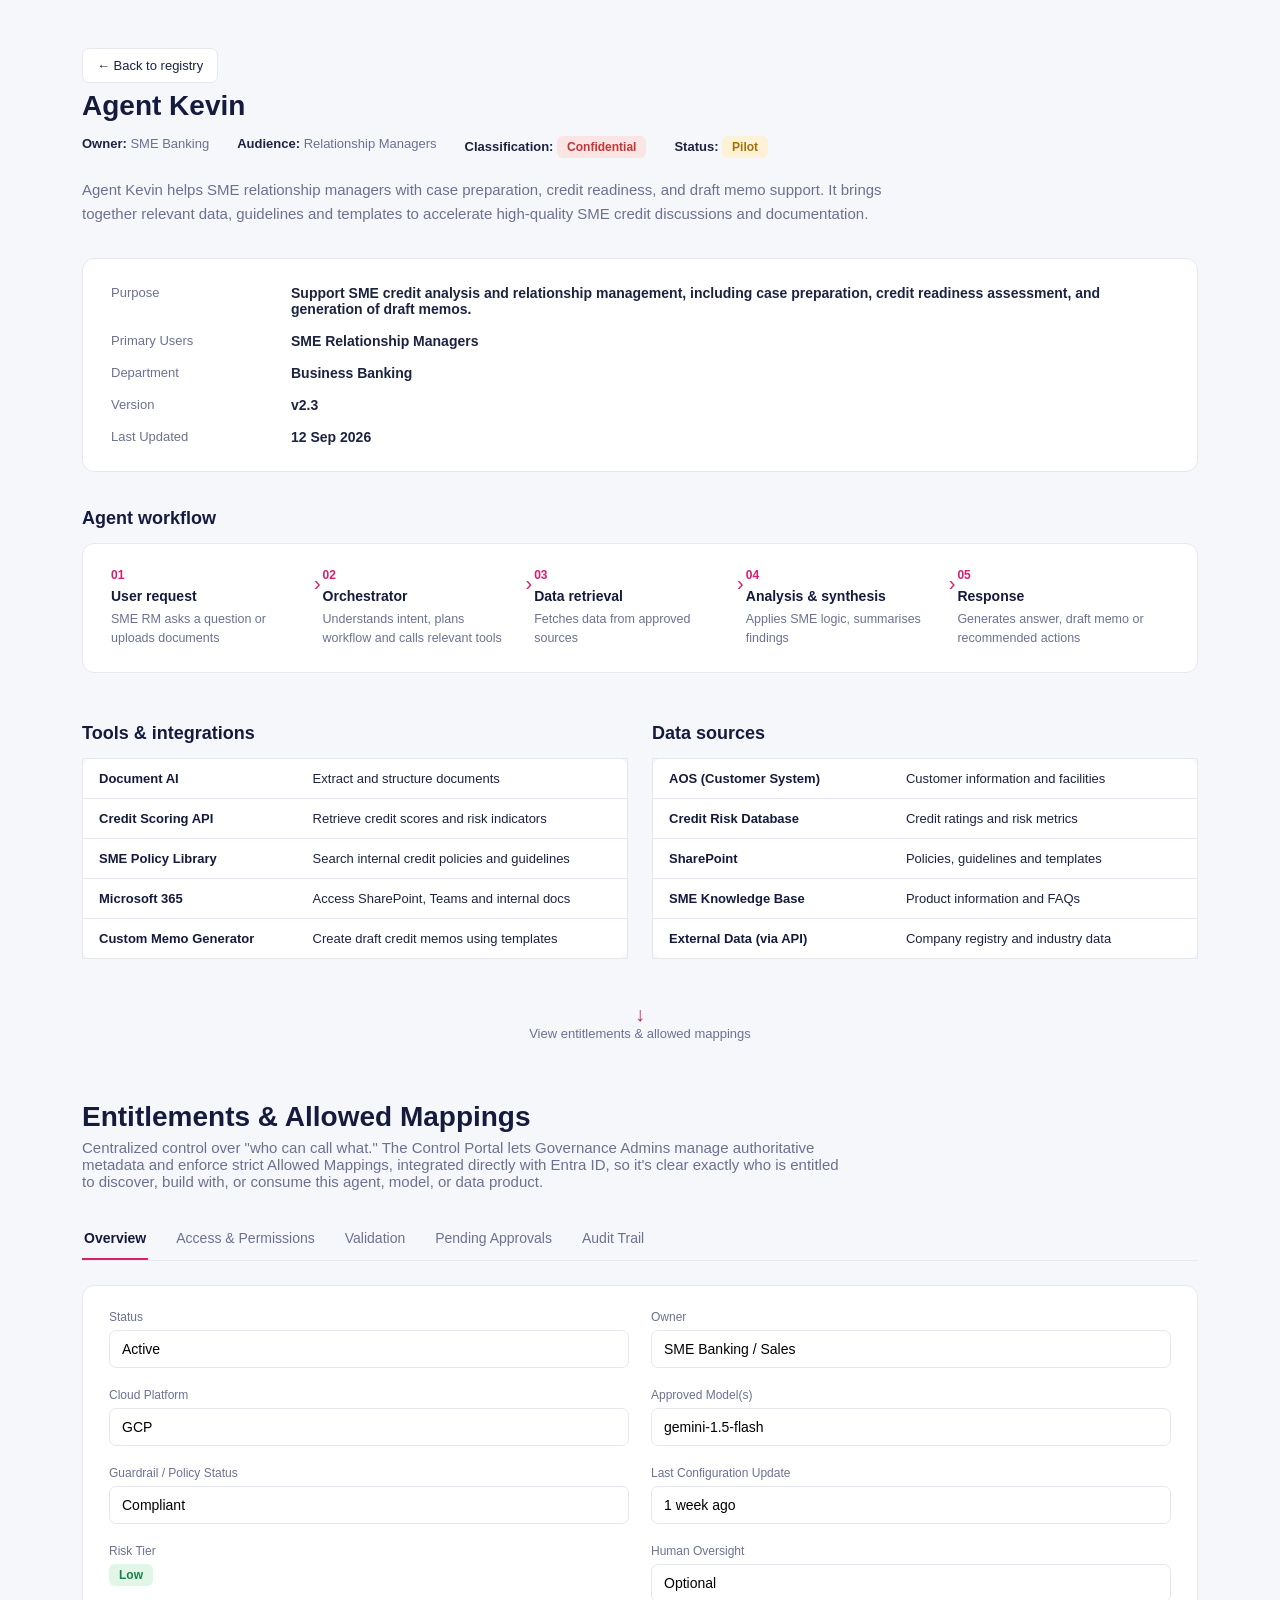
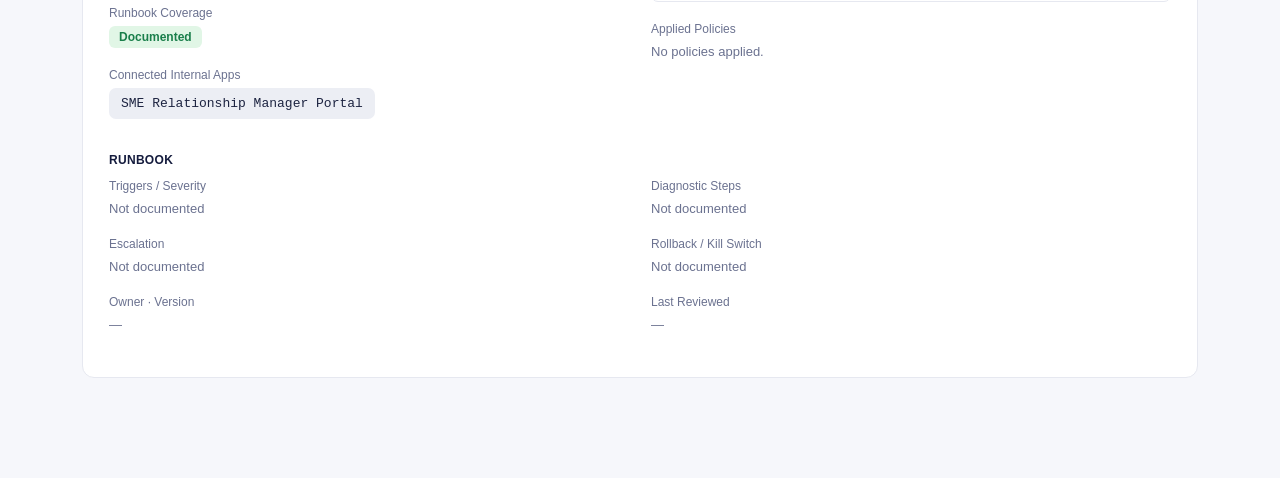
<file: agent-detail.html>
<!DOCTYPE html>
<html lang="en">
<head>
<meta charset="UTF-8">
<title>Agent Kevin</title>
<link rel="stylesheet" href="styles.css">
</head>
<body>
<div class="page">

  <p><a href="index.html" class="btn-secondary" style="text-decoration:none;">← Back to registry</a></p>

  <div class="detail-header">
    <h1>Agent Kevin</h1>
  </div>
  <div class="meta-row">
    <span><b>Owner:</b> SME Banking</span>
    <span><b>Audience:</b> Relationship Managers</span>
    <span><b>Classification:</b> <span class="badge confidential">Confidential</span></span>
    <span><b>Status:</b> <span class="badge pilot">Pilot</span></span>
  </div>
  <p class="lede">Agent Kevin helps SME relationship managers with case preparation, credit readiness, and draft memo support. It brings together relevant data, guidelines and templates to accelerate high-quality SME credit discussions and documentation.</p>

  <dl class="fact-grid card">
    <dt>Purpose</dt><dd>Support SME credit analysis and relationship management, including case preparation, credit readiness assessment, and generation of draft memos.</dd>
    <dt>Primary Users</dt><dd>SME Relationship Managers</dd>
    <dt>Department</dt><dd>Business Banking</dd>
    <dt>Version</dt><dd>v2.3</dd>
    <dt>Last Updated</dt><dd>12 Sep 2026</dd>
  </dl>

  <section class="block">
    <h2>Agent workflow</h2>
    <div class="workflow card">
      <div class="wf-step"><div class="num">01</div><h4>User request</h4><p>SME RM asks a question or uploads documents</p></div>
      <div class="wf-step"><div class="num">02</div><h4>Orchestrator</h4><p>Understands intent, plans workflow and calls relevant tools</p></div>
      <div class="wf-step"><div class="num">03</div><h4>Data retrieval</h4><p>Fetches data from approved sources</p></div>
      <div class="wf-step"><div class="num">04</div><h4>Analysis &amp; synthesis</h4><p>Applies SME logic, summarises findings</p></div>
      <div class="wf-step"><div class="num">05</div><h4>Response</h4><p>Generates answer, draft memo or recommended actions</p></div>
    </div>
  </section>

  <div class="two-col">
    <section class="block">
      <h2>Tools &amp; integrations</h2>
      <table class="mini-table card">
        <tr><td>Document AI</td><td>Extract and structure documents</td></tr>
        <tr><td>Credit Scoring API</td><td>Retrieve credit scores and risk indicators</td></tr>
        <tr><td>SME Policy Library</td><td>Search internal credit policies and guidelines</td></tr>
        <tr><td>Microsoft 365</td><td>Access SharePoint, Teams and internal docs</td></tr>
        <tr><td>Custom Memo Generator</td><td>Create draft credit memos using templates</td></tr>
      </table>
    </section>
    <section class="block">
      <h2>Data sources</h2>
      <table class="mini-table card">
        <tr><td>AOS (Customer System)</td><td>Customer information and facilities</td></tr>
        <tr><td>Credit Risk Database</td><td>Credit ratings and risk metrics</td></tr>
        <tr><td>SharePoint</td><td>Policies, guidelines and templates</td></tr>
        <tr><td>SME Knowledge Base</td><td>Product information and FAQs</td></tr>
        <tr><td>External Data (via API)</td><td>Company registry and industry data</td></tr>
      </table>
    </section>
  </div>

  <p class="scroll-cue">
    <a href="#entitlements" style="color:inherit;text-decoration:none;">
      <span class="arrow">↓</span>View entitlements &amp; allowed mappings
    </a>
  </p>

  <!-- ===================== ENTITLEMENTS & ALLOWED MAPPINGS ===================== -->
  <div id="entitlements">
    <h1 style="margin-top:60px;">Entitlements &amp; Allowed Mappings</h1>
    <p class="sub" style="max-width:760px;">Centralized control over "who can call what." The Control Portal lets Governance Admins manage authoritative metadata and enforce strict Allowed Mappings, integrated directly with Entra ID, so it's clear exactly who is entitled to discover, build with, or consume this agent, model, or data product.</p>

    <div class="tabs">
      <div class="tab active" data-tab="overview" onclick="showTab('overview')">Overview</div>
      <div class="tab" data-tab="access" onclick="showTab('access')">Access &amp; Permissions</div>
      <div class="tab" data-tab="validation" onclick="showTab('validation')">Validation</div>
      <div class="tab" data-tab="pending" onclick="showTab('pending')">Pending Approvals</div>
      <div class="tab" data-tab="audit" onclick="showTab('audit')">Audit Trail</div>
    </div>

    <!-- OVERVIEW -->
    <div class="tab-panel" id="panel-overview">
      <div class="panel card">
        <div class="two">
          <div>
            <div class="field"><label>Status</label><input type="text" value="Active" readonly></div>
            <div class="field"><label>Cloud Platform</label><input type="text" value="GCP" readonly></div>
            <div class="field"><label>Guardrail / Policy Status</label><input type="text" value="Compliant" readonly></div>
            <div class="field"><label>Risk Tier</label><span class="badge live">Low</span></div>
            <div class="field" style="margin-top:14px;"><label>Runbook Coverage</label><span class="badge live">Documented</span></div>
            <div class="field" style="margin-top:14px;"><label>Connected Internal Apps</label>
              <div class="chip">SME Relationship Manager Portal</div>
            </div>
          </div>
          <div>
            <div class="field"><label>Owner</label><input type="text" value="SME Banking / Sales" readonly></div>
            <div class="field"><label>Approved Model(s)</label><input type="text" value="gemini-1.5-flash" readonly></div>
            <div class="field"><label>Last Configuration Update</label><input type="text" value="1 week ago" readonly></div>
            <div class="field"><label>Human Oversight</label><input type="text" value="Optional" readonly></div>
            <div class="field" style="margin-top:14px;"><label>Applied Policies</label><span style="font-size:13px;color:var(--muted);">No policies applied.</span></div>
          </div>
        </div>
        <div class="group-title" style="margin-top:6px;">RUNBOOK</div>
        <div class="two">
          <div>
            <div class="field"><label>Triggers / Severity</label><span style="font-size:13px;color:var(--muted);">Not documented</span></div>
            <div class="field"><label>Escalation</label><span style="font-size:13px;color:var(--muted);">Not documented</span></div>
            <div class="field"><label>Owner · Version</label><span style="font-size:13px;color:var(--muted);">—</span></div>
          </div>
          <div>
            <div class="field"><label>Diagnostic Steps</label><span style="font-size:13px;color:var(--muted);">Not documented</span></div>
            <div class="field"><label>Rollback / Kill Switch</label><span style="font-size:13px;color:var(--muted);">Not documented</span></div>
            <div class="field"><label>Last Reviewed</label><span style="font-size:13px;color:var(--muted);">—</span></div>
          </div>
        </div>
      </div>
    </div>

    <!-- ACCESS & PERMISSIONS -->
    <div class="tab-panel" id="panel-access" style="display:none;">
      <div class="two">
        <div>
          <div class="panel card" style="margin-bottom:20px;">
            <div class="group-title">USERS / ROLES WITH ACCESS</div>
            <div class="chip">SME Sales Team <button>×</button></div>
            <div class="add-row"><input placeholder="Add role or user group..."><button class="btn-secondary">Add</button></div>
          </div>
          <div class="panel card">
            <div class="group-title">ENTRA ID / AZURE AD GROUPS</div>
            <div class="chip">AAD-SME-LeadGen-Users <button>×</button></div>
            <div class="add-row"><input placeholder="Add Entra ID group..."><button class="btn-secondary">Add</button></div>
          </div>
        </div>
        <div>
          <div class="panel card" style="margin-bottom:20px;">
            <div class="group-title">ALLOWED BIGQUERY GOLD DATASETS</div>
            <div class="chip">gold.sme_prospect_scores <button>×</button></div>
            <div class="chip">gold.sme_firmographics <button>×</button></div>
            <div class="add-row"><input placeholder="Add gold.dataset_name ..."><button class="btn-secondary">Add</button></div>
          </div>
          <div class="panel card">
            <div class="group-title">CONNECTED INTERNAL APPS</div>
            <div class="chip">SME Relationship Manager Portal <button>×</button></div>
            <div class="add-row"><input placeholder="Add internal app..."><button class="btn-secondary">Add</button></div>
          </div>
        </div>
      </div>
    </div>

    <!-- placeholder panels for the remaining tabs -->
    <div class="tab-panel panel card" id="panel-validation" style="display:none;color:var(--muted);font-size:13.5px;">No validation checks configured yet.</div>
    <div class="tab-panel panel card" id="panel-pending" style="display:none;color:var(--muted);font-size:13.5px;">No pending approvals.</div>
    <div class="tab-panel panel card" id="panel-audit" style="display:none;color:var(--muted);font-size:13.5px;">No audit events recorded yet.</div>
  </div>

  <script>
    function showTab(name){
      document.querySelectorAll('.tab').forEach(t=>t.classList.toggle('active', t.dataset.tab===name));
      document.querySelectorAll('.tab-panel').forEach(p=>p.style.display='none');
      document.getElementById('panel-'+name).style.display='block';
    }
  </script>

</div>
</body>
</html>
</file>
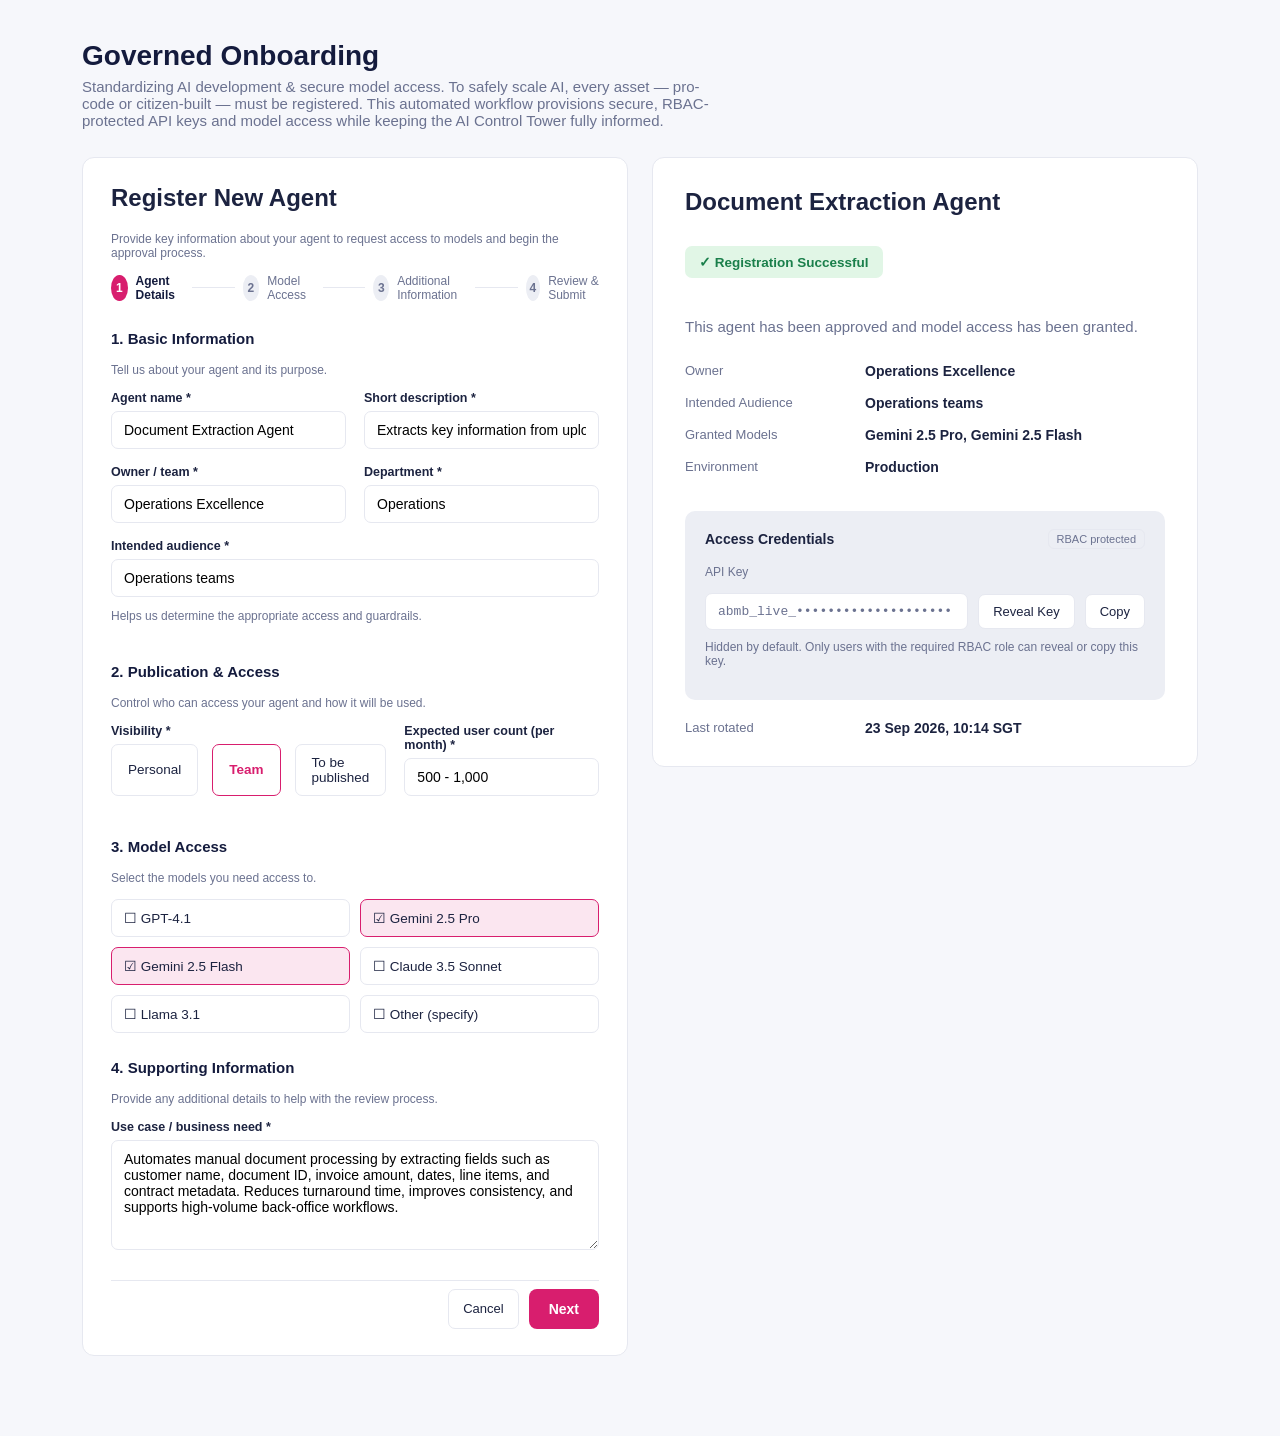
<file: onboarding.html>
<!DOCTYPE html>
<html lang="en">
<head>
<meta charset="UTF-8">
<title>Governed Onboarding</title>
<link rel="stylesheet" href="styles.css">
</head>
<body>
<div class="page">
  <h1>Governed Onboarding</h1>
  <p class="sub" style="max-width:640px;">Standardizing AI development &amp; secure model access. To safely scale AI, every asset — pro-code or citizen-built — must be registered. This automated workflow provisions secure, RBAC-protected API keys and model access while keeping the AI Control Tower fully informed.</p>

  <div class="two-col" style="align-items:start;">
    <div class="card wizard">
      <h2 style="margin-top:0;">Register New Agent</h2>
      <p class="hint">Provide key information about your agent to request access to models and begin the approval process.</p>

      <div class="steps">
        <div class="step active"><span class="circle">1</span><span class="label">Agent Details</span></div>
        <div class="step-line"></div>
        <div class="step"><span class="circle">2</span><span class="label">Model Access</span></div>
        <div class="step-line"></div>
        <div class="step"><span class="circle">3</span><span class="label">Additional Information</span></div>
        <div class="step-line"></div>
        <div class="step"><span class="circle">4</span><span class="label">Review &amp; Submit</span></div>
      </div>

      <fieldset>
        <legend>1. Basic Information</legend>
        <p class="hint">Tell us about your agent and its purpose.</p>
        <div class="grid2">
          <div><label class="f-label">Agent name *</label><input type="text" value="Document Extraction Agent"></div>
          <div><label class="f-label">Short description *</label><input type="text" value="Extracts key information from uploaded documents such as invoices, forms, statements, and contracts, then returns structured outputs for downstream processing."></div>
        </div>
        <div class="grid2">
          <div><label class="f-label">Owner / team *</label><input type="text" value="Operations Excellence"></div>
          <div><label class="f-label">Department *</label><input type="text" value="Operations"></div>
        </div>
        <label class="f-label">Intended audience *</label>
        <input type="text" value="Operations teams">
        <p class="hint">Helps us determine the appropriate access and guardrails.</p>
      </fieldset>

      <fieldset>
        <legend>2. Publication &amp; Access</legend>
        <p class="hint">Control who can access your agent and how it will be used.</p>
        <div class="grid2">
          <div>
            <label class="f-label">Visibility *</label>
            <div class="radio-row">
              <div class="radio">Personal</div>
              <div class="radio selected">Team</div>
              <div class="radio">To be published</div>
            </div>
          </div>
          <div><label class="f-label">Expected user count (per month) *</label><input type="text" value="500 - 1,000"></div>
        </div>
      </fieldset>

      <fieldset>
        <legend>3. Model Access</legend>
        <p class="hint">Select the models you need access to.</p>
        <div class="checks">
          <div class="check">☐ GPT-4.1</div>
          <div class="check checked">☑ Gemini 2.5 Pro</div>
          <div class="check checked">☑ Gemini 2.5 Flash</div>
          <div class="check">☐ Claude 3.5 Sonnet</div>
          <div class="check">☐ Llama 3.1</div>
          <div class="check">☐ Other (specify)</div>
        </div>
      </fieldset>

      <fieldset>
        <legend>4. Supporting Information</legend>
        <p class="hint">Provide any additional details to help with the review process.</p>
        <label class="f-label">Use case / business need *</label>
        <textarea rows="3">Automates manual document processing by extracting fields such as customer name, document ID, invoice amount, dates, line items, and contract metadata. Reduces turnaround time, improves consistency, and supports high-volume back-office workflows.</textarea>
      </fieldset>

      <div class="wizard-actions">
        <button class="btn-secondary">Cancel</button>
        <button class="btn-primary">Next</button>
      </div>
    </div>

    <div class="card success-card">
      <h2 style="margin-top:0;">Document Extraction Agent</h2>
      <div class="success-badge">✓ Registration Successful</div>
      <p class="lede" style="margin-bottom:24px;">This agent has been approved and model access has been granted.</p>

      <dl class="fact-grid" style="padding:0;">
        <dt>Owner</dt><dd>Operations Excellence</dd>
        <dt>Intended Audience</dt><dd>Operations teams</dd>
        <dt>Granted Models</dt><dd>Gemini 2.5 Pro, Gemini 2.5 Flash</dd>
        <dt>Environment</dt><dd>Production</dd>
      </dl>

      <div class="cred-box">
        <div style="display:flex;justify-content:space-between;align-items:center;">
          <b style="font-size:14px;">Access Credentials</b>
          <span class="tag-rbac">RBAC protected</span>
        </div>
        <label class="hint" style="display:block;margin-top:16px;">API Key</label>
        <div class="cred-row">
          <code>abmb_live_••••••••••••••••••••</code>
          <button class="btn-secondary">Reveal Key</button>
          <button class="btn-secondary">Copy</button>
        </div>
        <p class="hint" style="margin-top:10px;">Hidden by default. Only users with the required RBAC role can reveal or copy this key.</p>
      </div>

      <dl class="fact-grid" style="padding:0;margin-top:20px;margin-bottom:0;">
        <dt>Last rotated</dt><dd>23 Sep 2026, 10:14 SGT</dd>
      </dl>
    </div>
  </div>
</div>
</body>
</html>
</file>
<file: styles.css>
:root{
  --navy:#141b3d; --navy-soft:#3a4374;
  --pink:#d81e6e; --pink-soft:#fbe6f0;
  --bg:#f6f7fb; --card:#ffffff; --line:#e6e8f0;
  --text:#1c2340; --muted:#6b7290;
  --green-bg:#e1f6e6; --green-tx:#1a7f4b;
  --red-bg:#fbe4e4; --red-tx:#c23636;
  --yellow-bg:#fdf1d6; --yellow-tx:#a5710b;
  --gray-bg:#eceef4; --gray-tx:#5b6178;
  --teal-bg:#e0f5f5; --teal-tx:#0e7c86;
  --blue-bg:#e3ecfc; --blue-tx:#2a5bd7;
  font-family:-apple-system,"Segoe UI",Helvetica,Arial,sans-serif;
}
*{box-sizing:border-box;}
body{margin:0;background:var(--bg);color:var(--text);}
.page{max-width:1180px;margin:0 auto;padding:40px 32px 80px;}
h1{font-size:28px;margin:0 0 6px;color:var(--navy);}
.sub{color:var(--muted);margin:0 0 28px;font-size:15px;}
.controls{display:flex;gap:14px;margin-bottom:20px;flex-wrap:wrap;}
.search{flex:1;min-width:220px;position:relative;}
.search input{width:100%;padding:11px 14px 11px 36px;border:1px solid var(--line);border-radius:8px;background:#fff;font-size:14px;}
.search::before{content:"⌕";position:absolute;left:12px;top:9px;color:var(--muted);font-size:16px;}
select{padding:11px 14px;border:1px solid var(--line);border-radius:8px;background:#fff;font-size:14px;color:var(--text);}
.btn-primary{background:var(--pink);color:#fff;border:none;padding:12px 20px;border-radius:8px;font-size:14px;font-weight:600;cursor:pointer;white-space:nowrap;}
.btn-primary:hover{background:#c11862;}
.btn-secondary{background:#fff;color:var(--text);border:1px solid var(--line);padding:9px 14px;border-radius:7px;font-size:13px;cursor:pointer;}
.btn-secondary:hover{background:#f2f3f8;}
.card{background:var(--card);border:1px solid var(--line);border-radius:12px;}
table{width:100%;border-collapse:collapse;}
th{text-align:left;font-size:12px;color:var(--muted);font-weight:600;padding:14px 16px;border-bottom:1px solid var(--line);}
td{padding:16px;border-bottom:1px solid var(--line);font-size:14px;vertical-align:top;}
tr.agent-row{cursor:pointer;transition:background .12s;}
tr.agent-row:hover{background:#fafaff;}
tr.agent-row.spotlight{outline:2px solid var(--pink);outline-offset:-2px;background:var(--pink-soft);}
.agent-name{font-weight:600;color:var(--navy);}
.desc{color:var(--muted);max-width:280px;}
.badge{display:inline-block;padding:4px 10px;border-radius:6px;font-size:12px;font-weight:600;}
.badge.internal{background:var(--gray-bg);color:var(--gray-tx);}
.badge.confidential{background:var(--red-bg);color:var(--red-tx);}
.badge.restricted{background:var(--yellow-bg);color:var(--yellow-tx);}
.badge.live{background:var(--green-bg);color:var(--green-tx);}
.badge.pilot{background:var(--yellow-bg);color:var(--yellow-tx);}
.badge.expired{background:var(--gray-bg);color:var(--gray-tx);}
.row-actions{display:flex;gap:8px;flex-wrap:wrap;}
a.link-btn{color:inherit;text-decoration:none;}

/* Agent detail page */
.detail-header{display:flex;justify-content:space-between;align-items:flex-start;margin-bottom:8px;}
.detail-header h1{margin-bottom:0;}
.meta-row{display:flex;gap:28px;flex-wrap:wrap;margin:14px 0 20px;font-size:13px;color:var(--muted);}
.meta-row b{color:var(--text);}
.lede{color:var(--muted);font-size:15px;line-height:1.6;margin-bottom:32px;max-width:820px;}
.fact-grid{display:grid;grid-template-columns:180px 1fr;row-gap:16px;padding:26px 28px;margin-bottom:36px;}
.fact-grid dt{color:var(--muted);font-size:13px;}
.fact-grid dd{margin:0;font-size:14px;font-weight:600;color:var(--text);}
section.block{margin-bottom:36px;}
section.block h2{font-size:18px;color:var(--navy);margin-bottom:14px;}
.two-col{display:grid;grid-template-columns:1fr 1fr;gap:24px;}
.mini-table th,.mini-table td{padding:12px 16px;font-size:13px;}
.mini-table td:first-child{font-weight:600;color:var(--navy);}
.workflow{display:flex;gap:0;overflow-x:auto;padding:24px 28px;}
.wf-step{flex:1;min-width:150px;padding-right:20px;position:relative;}
.wf-step:not(:last-child)::after{content:"›";position:absolute;right:2px;top:4px;color:var(--pink);font-size:20px;}
.wf-step .num{font-size:12px;color:var(--pink);font-weight:700;margin-bottom:6px;}
.wf-step h4{margin:0 0 6px;font-size:14px;color:var(--navy);}
.wf-step p{margin:0;font-size:12.5px;color:var(--muted);line-height:1.5;}
.scroll-cue{text-align:center;color:var(--muted);font-size:13px;margin:8px 0 40px;}
.scroll-cue .arrow{display:block;font-size:20px;color:var(--pink);animation:bob 1.6s ease-in-out infinite;}
@keyframes bob{0%,100%{transform:translateY(0);}50%{transform:translateY(6px);}}

/* Entitlements page */
.tabs{display:flex;gap:26px;border-bottom:1px solid var(--line);margin-bottom:24px;}
.tab{padding:12px 2px;font-size:14px;color:var(--muted);cursor:pointer;border-bottom:2px solid transparent;}
.tab.active{color:var(--navy);font-weight:700;border-bottom-color:var(--pink);}
.panel{padding:24px 26px;margin-bottom:20px;}
.field{margin-bottom:20px;}
.field label{display:block;font-size:12px;color:var(--muted);margin-bottom:6px;}
.field select,.field input{width:100%;padding:10px 12px;border:1px solid var(--line);border-radius:7px;font-size:14px;}
.two{display:grid;grid-template-columns:1fr 1fr;gap:22px;}
.group-title{font-size:12px;font-weight:700;color:var(--navy);letter-spacing:.3px;margin-bottom:12px;}
.chip{display:inline-flex;align-items:center;gap:8px;background:var(--gray-bg);border-radius:7px;padding:8px 12px;font-size:13px;margin:0 8px 8px 0;font-family:ui-monospace,Consolas,monospace;}
.chip button{border:none;background:none;color:var(--muted);cursor:pointer;font-size:14px;}
.add-row{display:flex;gap:8px;margin-top:4px;}
.add-row input{flex:1;padding:9px 12px;border:1px solid var(--line);border-radius:7px;font-size:13px;}

/* Onboarding wizard */
.wizard{padding:26px 28px;}
.steps{display:flex;align-items:center;gap:0;margin-bottom:28px;}
.step{display:flex;align-items:center;gap:8px;flex:1;}
.step .circle{width:26px;height:26px;border-radius:50%;background:var(--gray-bg);color:var(--muted);display:flex;align-items:center;justify-content:center;font-size:12px;font-weight:700;}
.step.active .circle{background:var(--pink);color:#fff;}
.step .label{font-size:12px;color:var(--muted);}
.step.active .label{color:var(--navy);font-weight:600;}
.step-line{flex:1;height:1px;background:var(--line);margin:0 8px;}
fieldset{border:none;padding:0;margin:0 0 26px;}
legend{font-size:15px;font-weight:700;color:var(--navy);margin-bottom:4px;padding:0;}
.hint{font-size:12px;color:var(--muted);margin-bottom:14px;}
.grid2{display:grid;grid-template-columns:1fr 1fr;gap:18px;margin-bottom:16px;}
label.f-label{display:block;font-size:12.5px;color:var(--text);margin-bottom:6px;font-weight:600;}
input[type=text],textarea{width:100%;padding:10px 12px;border:1px solid var(--line);border-radius:7px;font-size:14px;font-family:inherit;}
textarea{resize:vertical;}
.checks{display:grid;grid-template-columns:1fr 1fr;gap:10px;}
.check{display:flex;align-items:center;gap:8px;border:1px solid var(--line);border-radius:7px;padding:10px 12px;font-size:13.5px;}
.check.checked{border-color:var(--pink);background:var(--pink-soft);}
.radio-row{display:flex;gap:14px;}
.radio{border:1px solid var(--line);border-radius:7px;padding:10px 16px;font-size:13.5px;display:flex;align-items:center;gap:8px;cursor:pointer;}
.radio.selected{border-color:var(--pink);color:var(--pink);font-weight:600;}
.wizard-actions{display:flex;justify-content:flex-end;gap:10px;padding-top:8px;border-top:1px solid var(--line);}

.success-card{padding:30px 32px;}
.success-badge{display:inline-flex;align-items:center;gap:8px;background:var(--green-bg);color:var(--green-tx);padding:8px 14px;border-radius:7px;font-size:13.5px;font-weight:600;margin:10px 0 22px;}
.cred-box{background:var(--gray-bg);border-radius:10px;padding:18px 20px;margin-top:24px;}
.cred-row{display:flex;align-items:center;gap:10px;margin-top:10px;}
.cred-row code{flex:1;background:#fff;border:1px solid var(--line);border-radius:7px;padding:10px 12px;font-family:ui-monospace,Consolas,monospace;font-size:13px;color:var(--muted);}
.tag-rbac{background:var(--gray-bg);border:1px solid var(--line);border-radius:6px;padding:3px 8px;font-size:11px;color:var(--muted);float:right;}

/* Agent detail modal */
.modal-overlay{position:fixed;inset:0;background:rgba(20,27,61,.45);display:none;align-items:center;justify-content:center;z-index:100;padding:40px 20px;}
.modal-overlay.open{display:flex;}
.modal-panel{width:min(820px,94%);max-height:88vh;background:#fff;overflow-y:auto;padding:34px 42px 60px;position:relative;border-radius:16px;box-shadow:0 20px 60px rgba(20,27,61,.28);animation:popin .18s ease-out;}
@keyframes popin{from{transform:translateY(10px) scale(.98);opacity:0;}to{transform:translateY(0) scale(1);opacity:1;}}
.modal-close{position:absolute;top:22px;right:26px;background:none;border:none;font-size:22px;line-height:1;color:var(--muted);cursor:pointer;}
.modal-close:hover{color:var(--text);}
body.modal-open{overflow:hidden;}

/* Stage column badges */
.badge.stage{background:#fbe1ec;color:#9c1856;}
.badge.promote{background:#fff;border:1.5px dashed var(--pink);color:var(--pink);font-weight:700;}
td .badge.stage,td .badge.promote{cursor:pointer;}
td .badge.stage:hover,td .badge.promote:hover{filter:brightness(0.96);}

/* Status pipeline badges: Pending -> Check API Key -> Ready */
.badge.pending{background:var(--yellow-bg);color:var(--yellow-tx);cursor:pointer;}
.badge.checkapikey{background:var(--blue-bg);color:var(--blue-tx);cursor:pointer;}
.badge.ready{background:var(--teal-bg);color:var(--teal-tx);}
td .badge.pending:hover,td .badge.checkapikey:hover{filter:brightness(0.95);}

/* Register wizard dropdowns */
.wizard select{width:100%;padding:10px 12px;border:1px solid var(--line);border-radius:7px;font-size:14px;background:#fff;color:var(--text);font-family:inherit;}
.wizard select:disabled{background:var(--gray-bg);color:var(--muted);cursor:not-allowed;}
.wizard textarea{min-height:110px;}

/* Promotion pipeline modal */
.three-col{display:grid;grid-template-columns:1fr 1fr 1fr;gap:20px;}
.stage-steps{display:flex;align-items:center;margin:22px 0 28px;}
.stage-step{display:flex;align-items:center;gap:10px;flex-shrink:0;}
.stage-step .circle{width:34px;height:34px;border-radius:50%;display:flex;align-items:center;justify-content:center;font-size:14px;font-weight:700;flex-shrink:0;}
.stage-step.done .circle{background:var(--pink);color:#fff;}
.stage-step.current .circle{background:var(--pink);color:#fff;box-shadow:0 0 0 4px var(--pink-soft);}
.stage-step.upcoming .circle{background:var(--gray-bg);color:var(--muted);}
.stage-step .info{display:flex;flex-direction:column;white-space:nowrap;}
.stage-step .info b{font-size:12.5px;color:var(--navy);}
.stage-step .info span{font-size:11px;color:var(--muted);}
.stage-connector{flex:1;height:2px;background:var(--line);margin:0 10px;min-width:20px;}
.stage-connector.done{background:var(--pink);}
.pipe-card{background:#fff;border:1px solid var(--line);border-radius:12px;padding:20px 22px;}
.pipe-head{display:flex;justify-content:space-between;align-items:flex-start;gap:10px;margin-bottom:2px;}
.pipe-head h3{margin:0;font-size:14.5px;color:var(--navy);border-left:4px solid var(--pink);padding-left:10px;}
.pipe-sub{font-size:12px;color:var(--muted);margin:2px 0 16px 14px;}
.pill-ready{background:var(--green-bg);color:var(--green-tx);font-size:11px;padding:4px 10px;border-radius:6px;font-weight:700;white-space:nowrap;}
.kv-row{display:flex;justify-content:space-between;gap:10px;padding:8px 0;border-bottom:1px solid var(--line);font-size:12.5px;}
.kv-row:last-child{border-bottom:none;}
.kv-row .k{color:var(--muted);}
.kv-row .v{color:var(--text);font-weight:600;text-align:right;}
.status-row{display:flex;justify-content:space-between;align-items:center;padding:9px 0;border-bottom:1px solid var(--line);font-size:12.5px;}
.status-row:last-child{border-bottom:none;}
.status-pill{display:inline-block;padding:3px 10px;border-radius:6px;font-size:11px;font-weight:700;white-space:nowrap;}
.status-pill.ok{background:var(--green-bg);color:var(--green-tx);}
.status-pill.no{background:var(--red-bg);color:var(--red-tx);}
.status-pill.pending{background:#e3ecfc;color:#2a5bd7;}
.pipe-next-desc{font-size:13px;color:var(--muted);margin:2px 0 18px 14px;max-width:640px;}
.pipe-actions{display:flex;justify-content:flex-end;gap:10px;}
</file>
